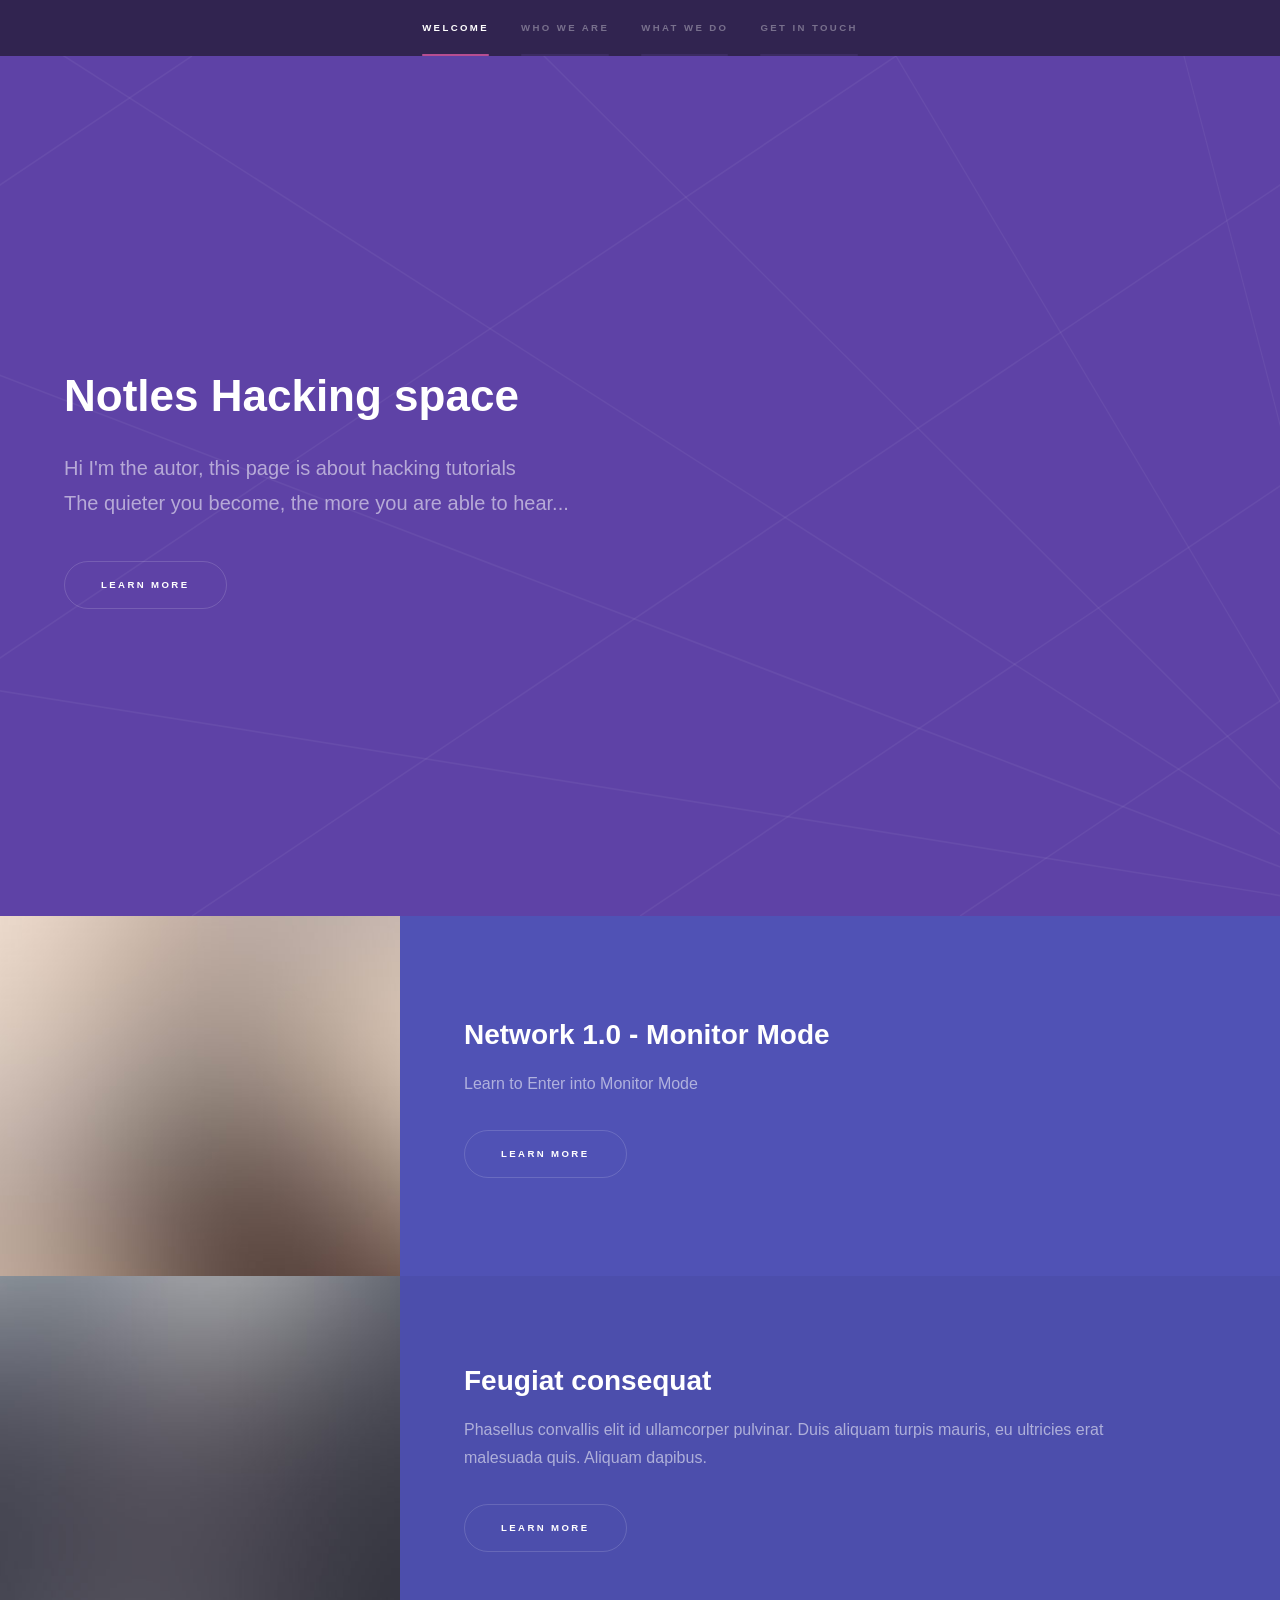
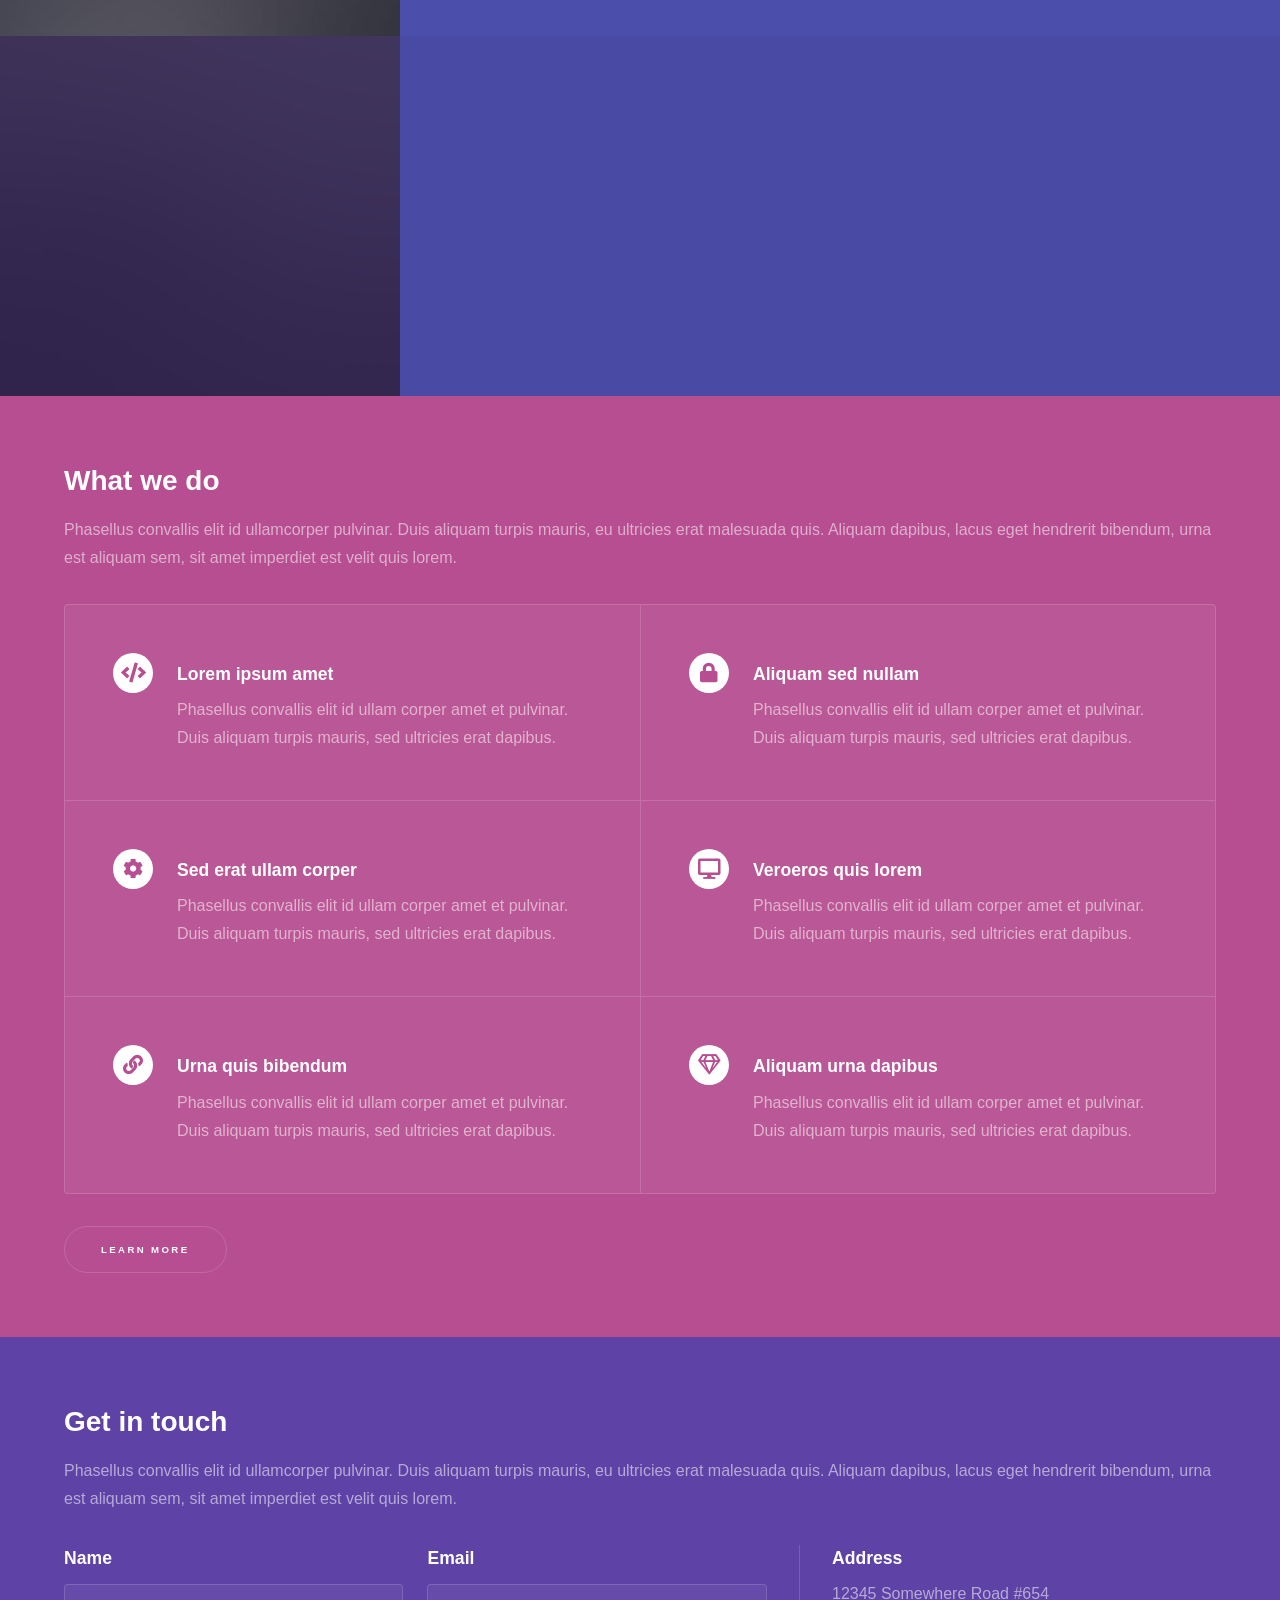
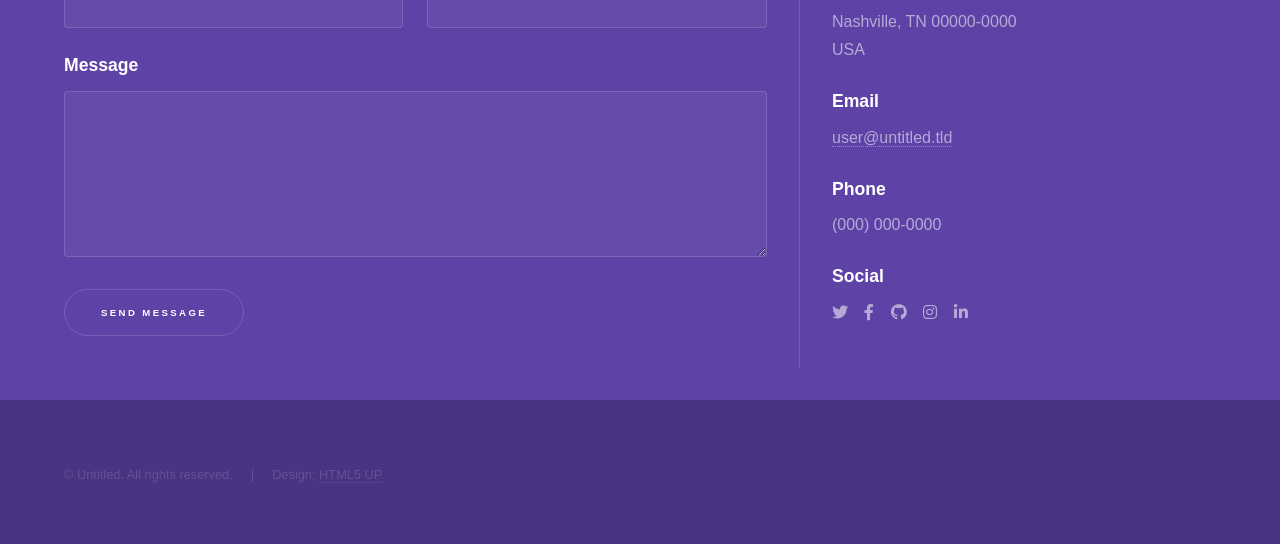
<file: index.html>
<!DOCTYPE HTML>
<!--
	Hyperspace by HTML5 UP
	html5up.net | @ajlkn
	Free for personal and commercial use under the CCA 3.0 license (html5up.net/license)
-->
<html>
	<head>
		<title>Notles ? HAcks ?</title>
		<meta charset="utf-8" />
		<meta name="viewport" content="width=device-width, initial-scale=1, user-scalable=no" />
		<link rel="stylesheet" href="assets/css/main.css" />
		<noscript><link rel="stylesheet" href="assets/css/noscript.css" /></noscript>
	</head>
	<body class="is-preload">

		<!-- Sidebar -->
			<section id="sidebar">
				<div class="inner">
					<nav>
						<ul>
							<li><a href="#intro">Welcome</a></li>
							<li><a href="#one">Who we are</a></li>
							<li><a href="#two">What we do</a></li>
							<li><a href="#three">Get in touch</a></li>
						</ul>
					</nav>
				</div>
			</section>

		<!-- Wrapper -->
			<div id="wrapper">

				<!-- Intro -->
					<section id="intro" class="wrapper style1 fullscreen fade-up">
						<div class="inner">
							<h1>Notles Hacking space</h1>
							<p>Hi I'm the autor, this page is about hacking tutorials<br />
							The quieter you become, the more you are able to hear...
							</p>
							<ul class="actions">
								<li><a href="#one" class="button scrolly">Learn more</a></li>
							</ul>
						</div>
					</section>

				<!-- One -->
					<section id="one" class="wrapper style2 spotlights">
						<section>
							<a href="#" class="image"><img src="images/pic01.jpg" alt="" data-position="center center" /></a>
							<div class="content">
								<div class="inner">
									<h2>Network 1.0 - Monitor Mode</h2>
									<p>Learn to Enter into Monitor Mode</p>
									<ul class="actions">
										<li><a href="generic_monitor_mode.html" class="button">Learn more</a></li>
									</ul>
								</div>
							</div>
						</section>
						<section>
							<a href="#" class="image"><img src="images/pic02.jpg" alt="" data-position="top center" /></a>
							<div class="content">
								<div class="inner">
									<h2>Feugiat consequat</h2>
									<p>Phasellus convallis elit id ullamcorper pulvinar. Duis aliquam turpis mauris, eu ultricies erat malesuada quis. Aliquam dapibus.</p>
									<ul class="actions">
										<li><a href="generic.html" class="button">Learn more</a></li>
									</ul>
								</div>
							</div>
						</section>
						<section>
							<a href="#" class="image"><img src="images/pic03.jpg" alt="" data-position="25% 25%" /></a>
							<div class="content">
								<div class="inner">
									<h2>Ultricies aliquam</h2>
									<p>Phasellus convallis elit id ullamcorper pulvinar. Duis aliquam turpis mauris, eu ultricies erat malesuada quis. Aliquam dapibus.</p>
									<ul class="actions">
										<li><a href="generic.html" class="button">Learn more</a></li>
									</ul>
								</div>
							</div>
						</section>
					</section>

				<!-- Two -->
					<section id="two" class="wrapper style3 fade-up">
						<div class="inner">
							<h2>What we do</h2>
							<p>Phasellus convallis elit id ullamcorper pulvinar. Duis aliquam turpis mauris, eu ultricies erat malesuada quis. Aliquam dapibus, lacus eget hendrerit bibendum, urna est aliquam sem, sit amet imperdiet est velit quis lorem.</p>
							<div class="features">
								<section>
									<span class="icon solid major fa-code"></span>
									<h3>Lorem ipsum amet</h3>
									<p>Phasellus convallis elit id ullam corper amet et pulvinar. Duis aliquam turpis mauris, sed ultricies erat dapibus.</p>
								</section>
								<section>
									<span class="icon solid major fa-lock"></span>
									<h3>Aliquam sed nullam</h3>
									<p>Phasellus convallis elit id ullam corper amet et pulvinar. Duis aliquam turpis mauris, sed ultricies erat dapibus.</p>
								</section>
								<section>
									<span class="icon solid major fa-cog"></span>
									<h3>Sed erat ullam corper</h3>
									<p>Phasellus convallis elit id ullam corper amet et pulvinar. Duis aliquam turpis mauris, sed ultricies erat dapibus.</p>
								</section>
								<section>
									<span class="icon solid major fa-desktop"></span>
									<h3>Veroeros quis lorem</h3>
									<p>Phasellus convallis elit id ullam corper amet et pulvinar. Duis aliquam turpis mauris, sed ultricies erat dapibus.</p>
								</section>
								<section>
									<span class="icon solid major fa-link"></span>
									<h3>Urna quis bibendum</h3>
									<p>Phasellus convallis elit id ullam corper amet et pulvinar. Duis aliquam turpis mauris, sed ultricies erat dapibus.</p>
								</section>
								<section>
									<span class="icon major fa-gem"></span>
									<h3>Aliquam urna dapibus</h3>
									<p>Phasellus convallis elit id ullam corper amet et pulvinar. Duis aliquam turpis mauris, sed ultricies erat dapibus.</p>
								</section>
							</div>
							<ul class="actions">
								<li><a href="generic.html" class="button">Learn more</a></li>
							</ul>
						</div>
					</section>

				<!-- Three -->
					<section id="three" class="wrapper style1 fade-up">
						<div class="inner">
							<h2>Get in touch</h2>
							<p>Phasellus convallis elit id ullamcorper pulvinar. Duis aliquam turpis mauris, eu ultricies erat malesuada quis. Aliquam dapibus, lacus eget hendrerit bibendum, urna est aliquam sem, sit amet imperdiet est velit quis lorem.</p>
							<div class="split style1">
								<section>
									<form method="post" action="#">
										<div class="fields">
											<div class="field half">
												<label for="name">Name</label>
												<input type="text" name="name" id="name" />
											</div>
											<div class="field half">
												<label for="email">Email</label>
												<input type="text" name="email" id="email" />
											</div>
											<div class="field">
												<label for="message">Message</label>
												<textarea name="message" id="message" rows="5"></textarea>
											</div>
										</div>
										<ul class="actions">
											<li><a href="" class="button submit">Send Message</a></li>
										</ul>
									</form>
								</section>
								<section>
									<ul class="contact">
										<li>
											<h3>Address</h3>
											<span>12345 Somewhere Road #654<br />
											Nashville, TN 00000-0000<br />
											USA</span>
										</li>
										<li>
											<h3>Email</h3>
											<a href="#">user@untitled.tld</a>
										</li>
										<li>
											<h3>Phone</h3>
											<span>(000) 000-0000</span>
										</li>
										<li>
											<h3>Social</h3>
											<ul class="icons">
												<li><a href="#" class="icon brands fa-twitter"><span class="label">Twitter</span></a></li>
												<li><a href="#" class="icon brands fa-facebook-f"><span class="label">Facebook</span></a></li>
												<li><a href="#" class="icon brands fa-github"><span class="label">GitHub</span></a></li>
												<li><a href="#" class="icon brands fa-instagram"><span class="label">Instagram</span></a></li>
												<li><a href="#" class="icon brands fa-linkedin-in"><span class="label">LinkedIn</span></a></li>
											</ul>
										</li>
									</ul>
								</section>
							</div>
						</div>
					</section>

			</div>

		<!-- Footer -->
			<footer id="footer" class="wrapper style1-alt">
				<div class="inner">
					<ul class="menu">
						<li>&copy; Untitled. All rights reserved.</li><li>Design: <a href="http://html5up.net">HTML5 UP</a></li>
					</ul>
				</div>
			</footer>

		<!-- Scripts -->
			<script src="assets/js/jquery.min.js"></script>
			<script src="assets/js/jquery.scrollex.min.js"></script>
			<script src="assets/js/jquery.scrolly.min.js"></script>
			<script src="assets/js/browser.min.js"></script>
			<script src="assets/js/breakpoints.min.js"></script>
			<script src="assets/js/util.js"></script>
			<script src="assets/js/main.js"></script>

	</body>
</html>
</file>
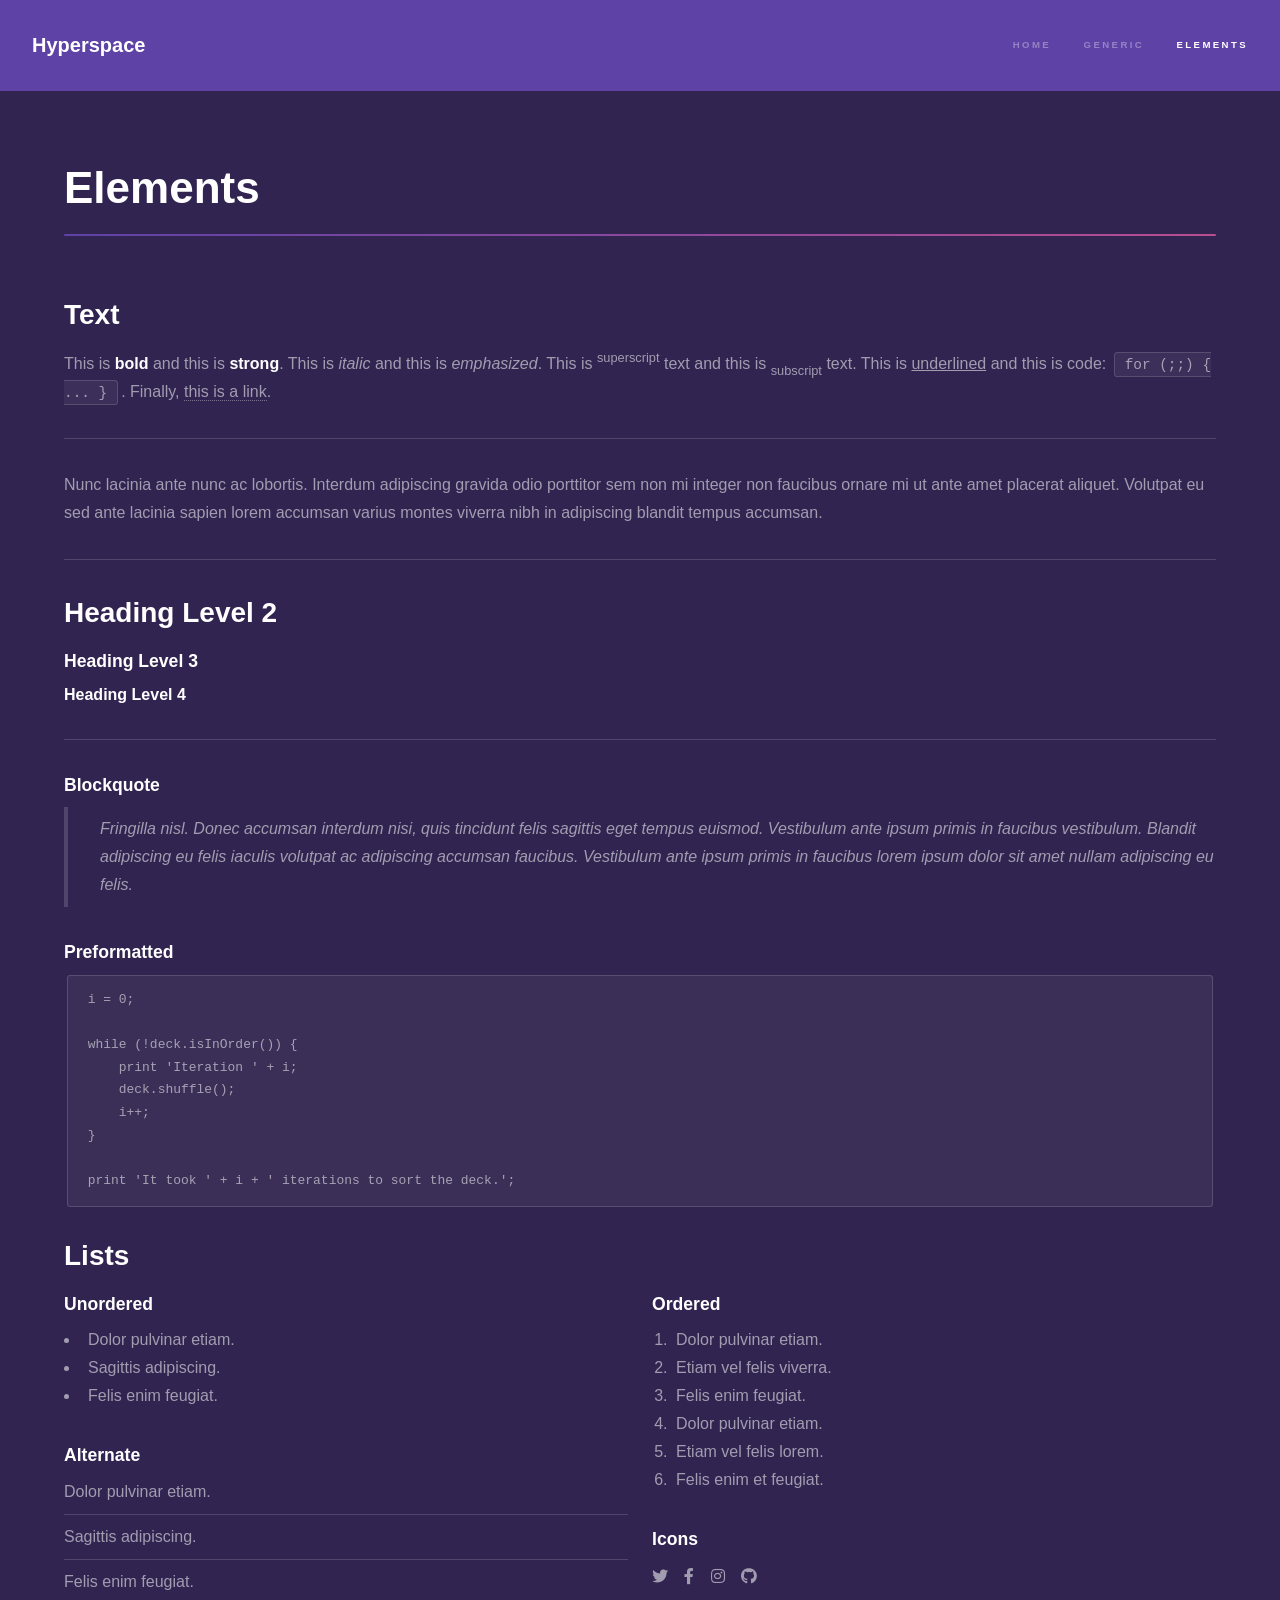
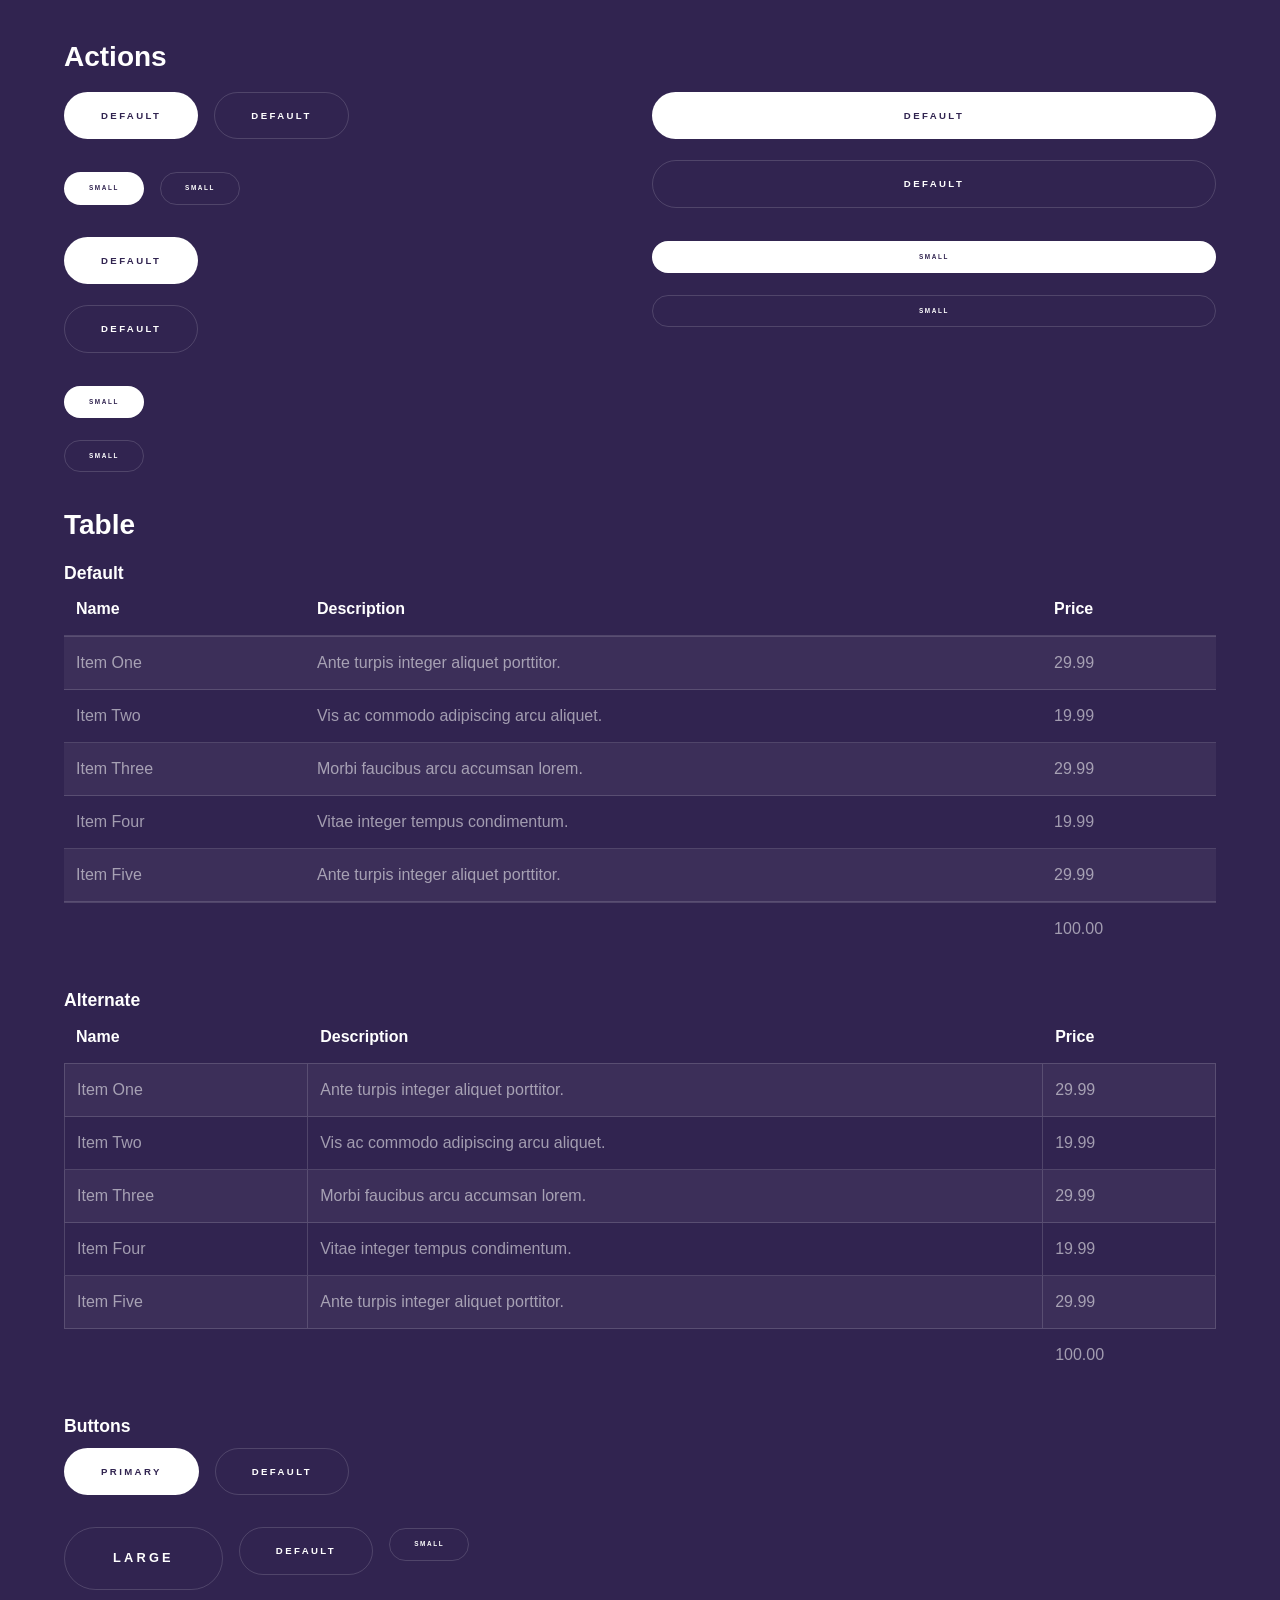
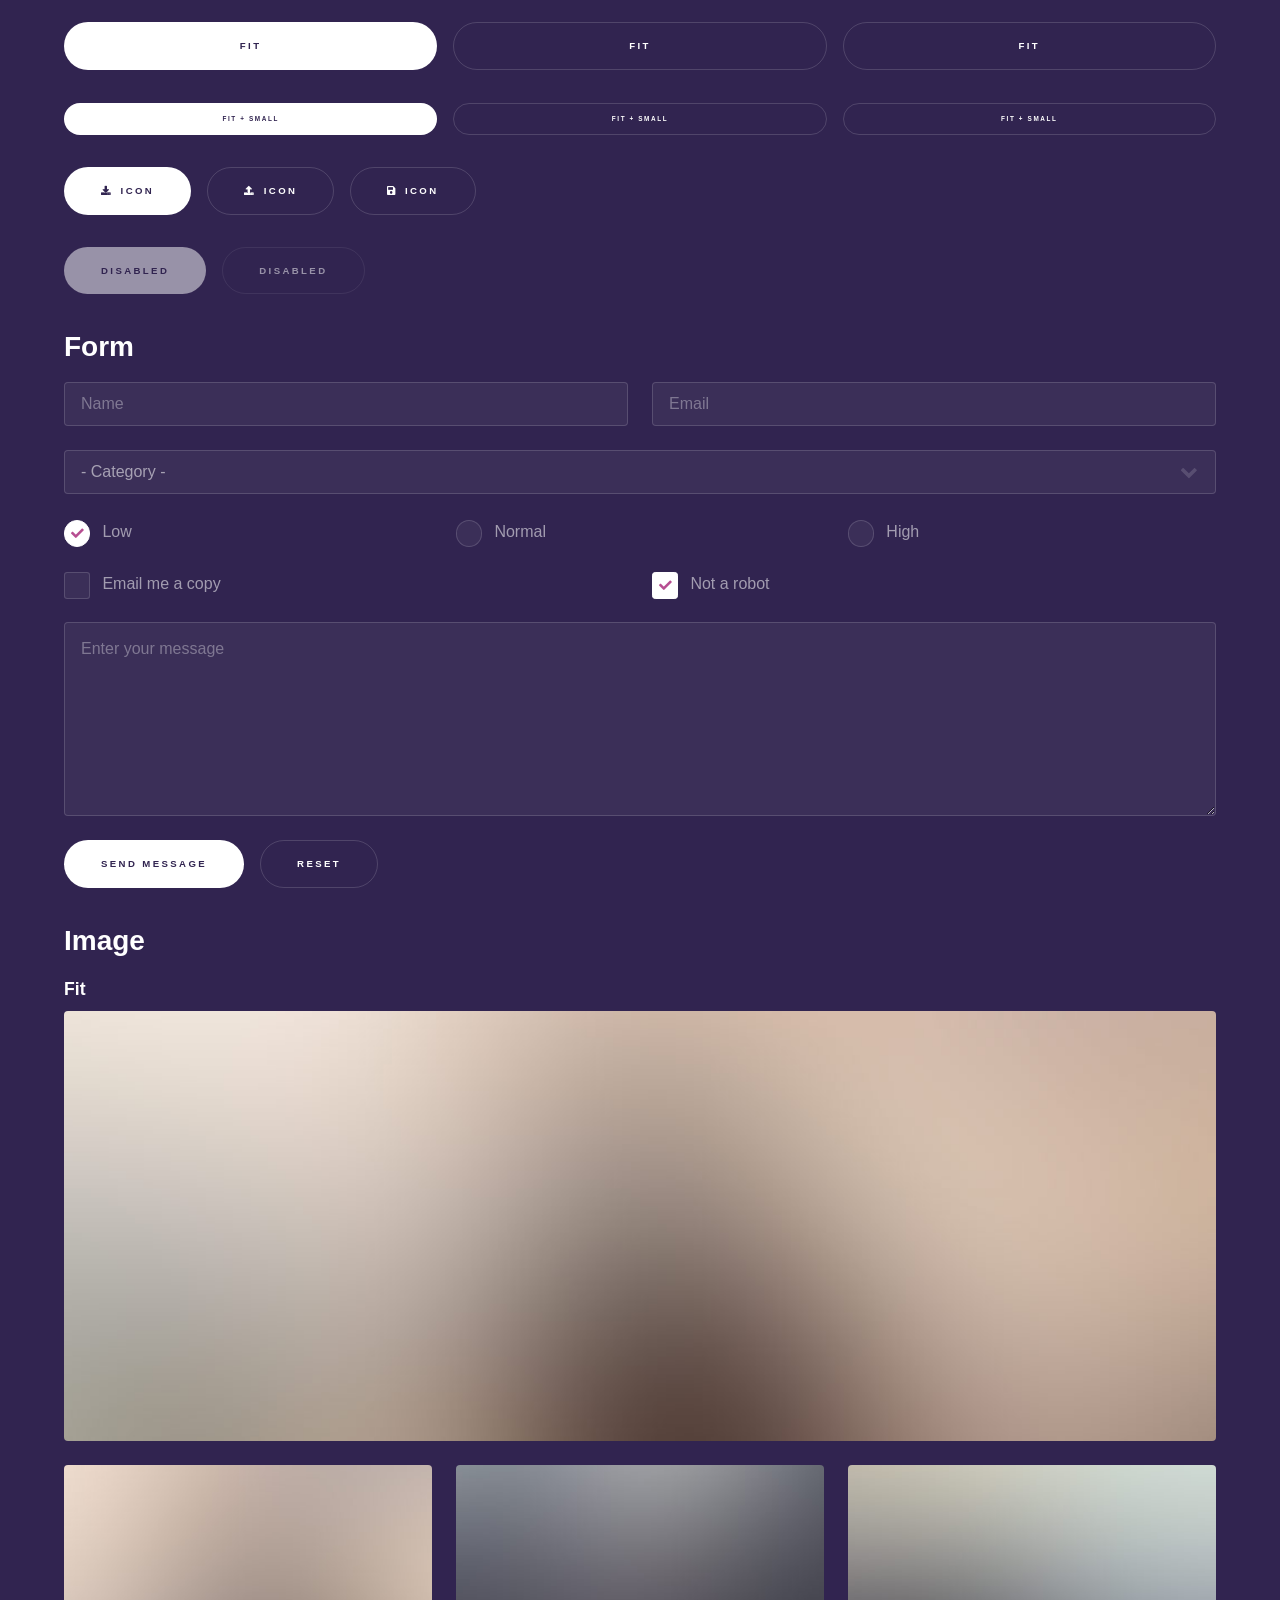
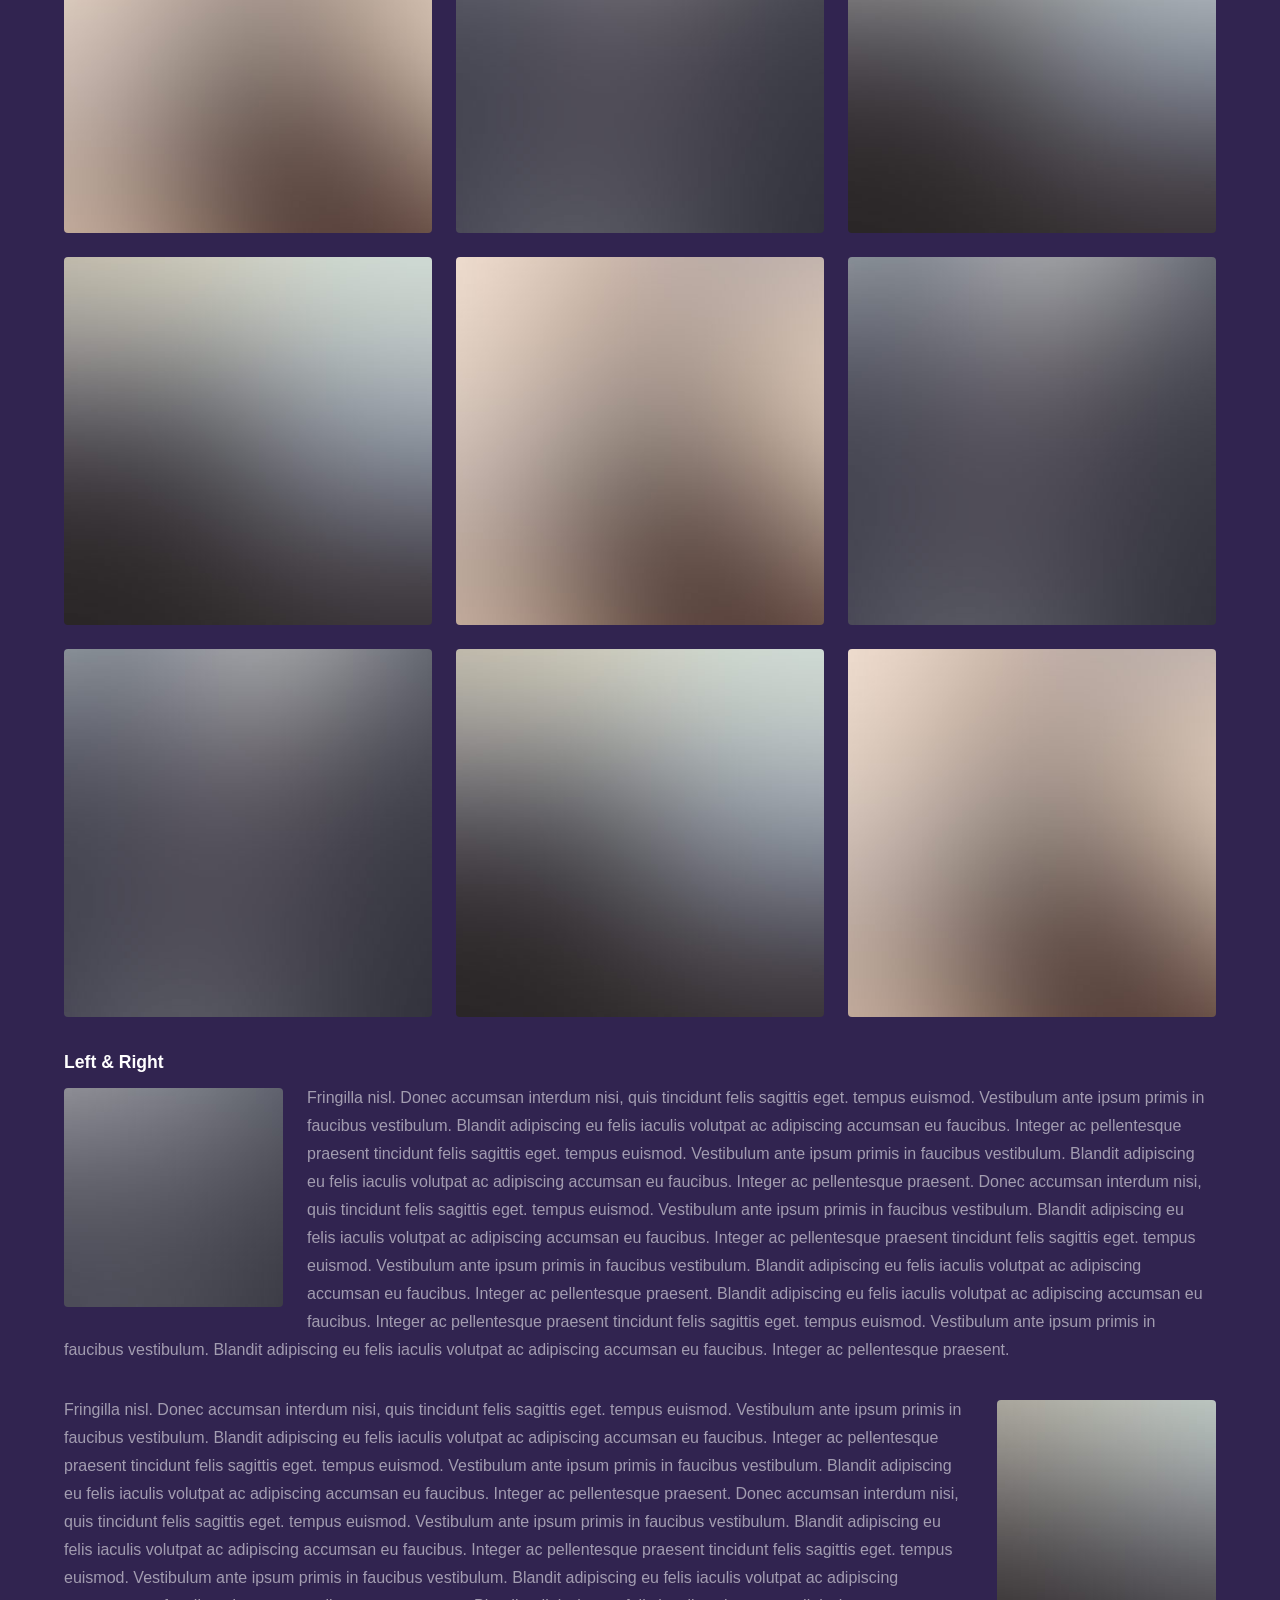
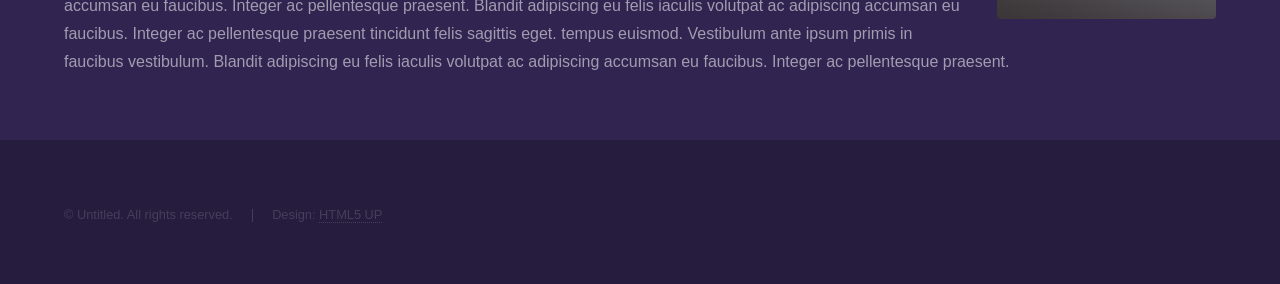
<file: elements.html>
<!DOCTYPE HTML>
<!--
	Hyperspace by HTML5 UP
	html5up.net | @ajlkn
	Free for personal and commercial use under the CCA 3.0 license (html5up.net/license)
-->
<html>
	<head>
		<title>Elements - Hyperspace by HTML5 UP</title>
		<meta charset="utf-8" />
		<meta name="viewport" content="width=device-width, initial-scale=1, user-scalable=no" />
		<link rel="stylesheet" href="assets/css/main.css" />
		<noscript><link rel="stylesheet" href="assets/css/noscript.css" /></noscript>
	</head>
	<body class="is-preload">

		<!-- Header -->
			<header id="header">
				<a href="index.html" class="title">Hyperspace</a>
				<nav>
					<ul>
						<li><a href="index.html">Home</a></li>
						<li><a href="generic.html">Generic</a></li>
						<li><a href="elements.html"  class="active">Elements</a></li>
					</ul>
				</nav>
			</header>

		<!-- Wrapper -->
			<div id="wrapper">

				<!-- Main -->
					<section id="main" class="wrapper">
						<div class="inner">
							<h1 class="major">Elements</h1>

							<!-- Text -->
								<section>
									<h2>Text</h2>
									<p>This is <b>bold</b> and this is <strong>strong</strong>. This is <i>italic</i> and this is <em>emphasized</em>.
									This is <sup>superscript</sup> text and this is <sub>subscript</sub> text.
									This is <u>underlined</u> and this is code: <code>for (;;) { ... }</code>. Finally, <a href="#">this is a link</a>.</p>
									<hr />
									<p>Nunc lacinia ante nunc ac lobortis. Interdum adipiscing gravida odio porttitor sem non mi integer non faucibus ornare mi ut ante amet placerat aliquet. Volutpat eu sed ante lacinia sapien lorem accumsan varius montes viverra nibh in adipiscing blandit tempus accumsan.</p>
									<hr />
									<h2>Heading Level 2</h2>
									<h3>Heading Level 3</h3>
									<h4>Heading Level 4</h4>
									<hr />
									<h3>Blockquote</h3>
									<blockquote>Fringilla nisl. Donec accumsan interdum nisi, quis tincidunt felis sagittis eget tempus euismod. Vestibulum ante ipsum primis in faucibus vestibulum. Blandit adipiscing eu felis iaculis volutpat ac adipiscing accumsan faucibus. Vestibulum ante ipsum primis in faucibus lorem ipsum dolor sit amet nullam adipiscing eu felis.</blockquote>
									<h3>Preformatted</h3>
									<pre><code>i = 0;

while (!deck.isInOrder()) {
    print 'Iteration ' + i;
    deck.shuffle();
    i++;
}

print 'It took ' + i + ' iterations to sort the deck.';</code></pre>
								</section>

							<!-- Lists -->
								<section>
									<h2>Lists</h2>
									<div class="row">
										<div class="col-6 col-12-medium">
											<h3>Unordered</h3>
											<ul>
												<li>Dolor pulvinar etiam.</li>
												<li>Sagittis adipiscing.</li>
												<li>Felis enim feugiat.</li>
											</ul>
											<h3>Alternate</h3>
											<ul class="alt">
												<li>Dolor pulvinar etiam.</li>
												<li>Sagittis adipiscing.</li>
												<li>Felis enim feugiat.</li>
											</ul>
										</div>
										<div class="col-6 col-12-medium">
											<h3>Ordered</h3>
											<ol>
												<li>Dolor pulvinar etiam.</li>
												<li>Etiam vel felis viverra.</li>
												<li>Felis enim feugiat.</li>
												<li>Dolor pulvinar etiam.</li>
												<li>Etiam vel felis lorem.</li>
												<li>Felis enim et feugiat.</li>
											</ol>
											<h3>Icons</h3>
											<ul class="icons">
												<li><a href="#" class="icon brands fa-twitter"><span class="label">Twitter</span></a></li>
												<li><a href="#" class="icon brands fa-facebook-f"><span class="label">Facebook</span></a></li>
												<li><a href="#" class="icon brands fa-instagram"><span class="label">Instagram</span></a></li>
												<li><a href="#" class="icon brands fa-github"><span class="label">Github</span></a></li>
											</ul>
										</div>
									</div>
									<h2>Actions</h2>
									<div class="row">
										<div class="col-6 col-12-medium">
											<ul class="actions">
												<li><a href="#" class="button primary">Default</a></li>
												<li><a href="#" class="button">Default</a></li>
											</ul>
											<ul class="actions small">
												<li><a href="#" class="button primary small">Small</a></li>
												<li><a href="#" class="button small">Small</a></li>
											</ul>
											<ul class="actions stacked">
												<li><a href="#" class="button primary">Default</a></li>
												<li><a href="#" class="button">Default</a></li>
											</ul>
											<ul class="actions stacked">
												<li><a href="#" class="button primary small">Small</a></li>
												<li><a href="#" class="button small">Small</a></li>
											</ul>
										</div>
										<div class="col-6 col-12-medium">
											<ul class="actions stacked">
												<li><a href="#" class="button primary fit">Default</a></li>
												<li><a href="#" class="button fit">Default</a></li>
											</ul>
											<ul class="actions stacked">
												<li><a href="#" class="button primary small fit">Small</a></li>
												<li><a href="#" class="button small fit">Small</a></li>
											</ul>
										</div>
									</div>
								</section>

							<!-- Table -->
								<section>
									<h2>Table</h2>
									<h3>Default</h3>
									<div class="table-wrapper">
										<table>
											<thead>
												<tr>
													<th>Name</th>
													<th>Description</th>
													<th>Price</th>
												</tr>
											</thead>
											<tbody>
												<tr>
													<td>Item One</td>
													<td>Ante turpis integer aliquet porttitor.</td>
													<td>29.99</td>
												</tr>
												<tr>
													<td>Item Two</td>
													<td>Vis ac commodo adipiscing arcu aliquet.</td>
													<td>19.99</td>
												</tr>
												<tr>
													<td>Item Three</td>
													<td> Morbi faucibus arcu accumsan lorem.</td>
													<td>29.99</td>
												</tr>
												<tr>
													<td>Item Four</td>
													<td>Vitae integer tempus condimentum.</td>
													<td>19.99</td>
												</tr>
												<tr>
													<td>Item Five</td>
													<td>Ante turpis integer aliquet porttitor.</td>
													<td>29.99</td>
												</tr>
											</tbody>
											<tfoot>
												<tr>
													<td colspan="2"></td>
													<td>100.00</td>
												</tr>
											</tfoot>
										</table>
									</div>

									<h3>Alternate</h3>
									<div class="table-wrapper">
										<table class="alt">
											<thead>
												<tr>
													<th>Name</th>
													<th>Description</th>
													<th>Price</th>
												</tr>
											</thead>
											<tbody>
												<tr>
													<td>Item One</td>
													<td>Ante turpis integer aliquet porttitor.</td>
													<td>29.99</td>
												</tr>
												<tr>
													<td>Item Two</td>
													<td>Vis ac commodo adipiscing arcu aliquet.</td>
													<td>19.99</td>
												</tr>
												<tr>
													<td>Item Three</td>
													<td> Morbi faucibus arcu accumsan lorem.</td>
													<td>29.99</td>
												</tr>
												<tr>
													<td>Item Four</td>
													<td>Vitae integer tempus condimentum.</td>
													<td>19.99</td>
												</tr>
												<tr>
													<td>Item Five</td>
													<td>Ante turpis integer aliquet porttitor.</td>
													<td>29.99</td>
												</tr>
											</tbody>
											<tfoot>
												<tr>
													<td colspan="2"></td>
													<td>100.00</td>
												</tr>
											</tfoot>
										</table>
									</div>
								</section>

							<!-- Buttons -->
								<section>
									<h3>Buttons</h3>
									<ul class="actions">
										<li><a href="#" class="button primary">Primary</a></li>
										<li><a href="#" class="button">Default</a></li>
									</ul>
									<ul class="actions">
										<li><a href="#" class="button large">Large</a></li>
										<li><a href="#" class="button">Default</a></li>
										<li><a href="#" class="button small">Small</a></li>
									</ul>
									<ul class="actions fit">
										<li><a href="#" class="button primary fit">Fit</a></li>
										<li><a href="#" class="button fit">Fit</a></li>
										<li><a href="#" class="button fit">Fit</a></li>
									</ul>
									<ul class="actions fit small">
										<li><a href="#" class="button primary fit small">Fit + Small</a></li>
										<li><a href="#" class="button fit small">Fit + Small</a></li>
										<li><a href="#" class="button fit small">Fit + Small</a></li>
									</ul>
									<ul class="actions">
										<li><a href="#" class="button primary icon solid fa-download">Icon</a></li>
										<li><a href="#" class="button icon solid fa-upload">Icon</a></li>
										<li><a href="#" class="button icon solid fa-save">Icon</a></li>
									</ul>
									<ul class="actions">
										<li><span class="button primary disabled">Disabled</span></li>
										<li><span class="button disabled">Disabled</span></li>
									</ul>
								</section>

							<!-- Form -->
								<section>
									<h2>Form</h2>
									<form method="post" action="#">
										<div class="row gtr-uniform">
											<div class="col-6 col-12-xsmall">
												<input type="text" name="demo-name" id="demo-name" value="" placeholder="Name" />
											</div>
											<div class="col-6 col-12-xsmall">
												<input type="email" name="demo-email" id="demo-email" value="" placeholder="Email" />
											</div>
											<div class="col-12">
												<select name="demo-category" id="demo-category">
													<option value="">- Category -</option>
													<option value="1">Manufacturing</option>
													<option value="1">Shipping</option>
													<option value="1">Administration</option>
													<option value="1">Human Resources</option>
												</select>
											</div>
											<div class="col-4 col-12-small">
												<input type="radio" id="demo-priority-low" name="demo-priority" checked>
												<label for="demo-priority-low">Low</label>
											</div>
											<div class="col-4 col-12-small">
												<input type="radio" id="demo-priority-normal" name="demo-priority">
												<label for="demo-priority-normal">Normal</label>
											</div>
											<div class="col-4 col-12-small">
												<input type="radio" id="demo-priority-high" name="demo-priority">
												<label for="demo-priority-high">High</label>
											</div>
											<div class="col-6 col-12-small">
												<input type="checkbox" id="demo-copy" name="demo-copy">
												<label for="demo-copy">Email me a copy</label>
											</div>
											<div class="col-6 col-12-small">
												<input type="checkbox" id="demo-human" name="demo-human" checked>
												<label for="demo-human">Not a robot</label>
											</div>
											<div class="col-12">
												<textarea name="demo-message" id="demo-message" placeholder="Enter your message" rows="6"></textarea>
											</div>
											<div class="col-12">
												<ul class="actions">
													<li><input type="submit" value="Send Message" class="primary" /></li>
													<li><input type="reset" value="Reset" /></li>
												</ul>
											</div>
										</div>
									</form>
								</section>

							<!-- Image -->
								<section>
									<h2>Image</h2>
									<h3>Fit</h3>
									<div class="box alt">
										<div class="row gtr-uniform">
											<div class="col-12"><span class="image fit"><img src="images/pic04.jpg" alt="" /></span></div>
											<div class="col-4"><span class="image fit"><img src="images/pic01.jpg" alt="" /></span></div>
											<div class="col-4"><span class="image fit"><img src="images/pic02.jpg" alt="" /></span></div>
											<div class="col-4"><span class="image fit"><img src="images/pic03.jpg" alt="" /></span></div>
											<div class="col-4"><span class="image fit"><img src="images/pic03.jpg" alt="" /></span></div>
											<div class="col-4"><span class="image fit"><img src="images/pic01.jpg" alt="" /></span></div>
											<div class="col-4"><span class="image fit"><img src="images/pic02.jpg" alt="" /></span></div>
											<div class="col-4"><span class="image fit"><img src="images/pic02.jpg" alt="" /></span></div>
											<div class="col-4"><span class="image fit"><img src="images/pic03.jpg" alt="" /></span></div>
											<div class="col-4"><span class="image fit"><img src="images/pic01.jpg" alt="" /></span></div>
										</div>
									</div>
									<h3>Left &amp; Right</h3>
									<p><span class="image left"><img src="images/pic05.jpg" alt="" /></span>Fringilla nisl. Donec accumsan interdum nisi, quis tincidunt felis sagittis eget. tempus euismod. Vestibulum ante ipsum primis in faucibus vestibulum. Blandit adipiscing eu felis iaculis volutpat ac adipiscing accumsan eu faucibus. Integer ac pellentesque praesent tincidunt felis sagittis eget. tempus euismod. Vestibulum ante ipsum primis in faucibus vestibulum. Blandit adipiscing eu felis iaculis volutpat ac adipiscing accumsan eu faucibus. Integer ac pellentesque praesent. Donec accumsan interdum nisi, quis tincidunt felis sagittis eget. tempus euismod. Vestibulum ante ipsum primis in faucibus vestibulum. Blandit adipiscing eu felis iaculis volutpat ac adipiscing accumsan eu faucibus. Integer ac pellentesque praesent tincidunt felis sagittis eget. tempus euismod. Vestibulum ante ipsum primis in faucibus vestibulum. Blandit adipiscing eu felis iaculis volutpat ac adipiscing accumsan eu faucibus. Integer ac pellentesque praesent. Blandit adipiscing eu felis iaculis volutpat ac adipiscing accumsan eu faucibus. Integer ac pellentesque praesent tincidunt felis sagittis eget. tempus euismod. Vestibulum ante ipsum primis in faucibus vestibulum. Blandit adipiscing eu felis iaculis volutpat ac adipiscing accumsan eu faucibus. Integer ac pellentesque praesent.</p>
									<p><span class="image right"><img src="images/pic06.jpg" alt="" /></span>Fringilla nisl. Donec accumsan interdum nisi, quis tincidunt felis sagittis eget. tempus euismod. Vestibulum ante ipsum primis in faucibus vestibulum. Blandit adipiscing eu felis iaculis volutpat ac adipiscing accumsan eu faucibus. Integer ac pellentesque praesent tincidunt felis sagittis eget. tempus euismod. Vestibulum ante ipsum primis in faucibus vestibulum. Blandit adipiscing eu felis iaculis volutpat ac adipiscing accumsan eu faucibus. Integer ac pellentesque praesent. Donec accumsan interdum nisi, quis tincidunt felis sagittis eget. tempus euismod. Vestibulum ante ipsum primis in faucibus vestibulum. Blandit adipiscing eu felis iaculis volutpat ac adipiscing accumsan eu faucibus. Integer ac pellentesque praesent tincidunt felis sagittis eget. tempus euismod. Vestibulum ante ipsum primis in faucibus vestibulum. Blandit adipiscing eu felis iaculis volutpat ac adipiscing accumsan eu faucibus. Integer ac pellentesque praesent. Blandit adipiscing eu felis iaculis volutpat ac adipiscing accumsan eu faucibus. Integer ac pellentesque praesent tincidunt felis sagittis eget. tempus euismod. Vestibulum ante ipsum primis in faucibus vestibulum. Blandit adipiscing eu felis iaculis volutpat ac adipiscing accumsan eu faucibus. Integer ac pellentesque praesent.</p>
								</section>

						</div>
					</section>

			</div>

		<!-- Footer -->
			<footer id="footer" class="wrapper alt">
				<div class="inner">
					<ul class="menu">
						<li>&copy; Untitled. All rights reserved.</li><li>Design: <a href="http://html5up.net">HTML5 UP</a></li>
					</ul>
				</div>
			</footer>

		<!-- Scripts -->
			<script src="assets/js/jquery.min.js"></script>
			<script src="assets/js/jquery.scrollex.min.js"></script>
			<script src="assets/js/jquery.scrolly.min.js"></script>
			<script src="assets/js/browser.min.js"></script>
			<script src="assets/js/breakpoints.min.js"></script>
			<script src="assets/js/util.js"></script>
			<script src="assets/js/main.js"></script>

	</body>
</html>
</file>
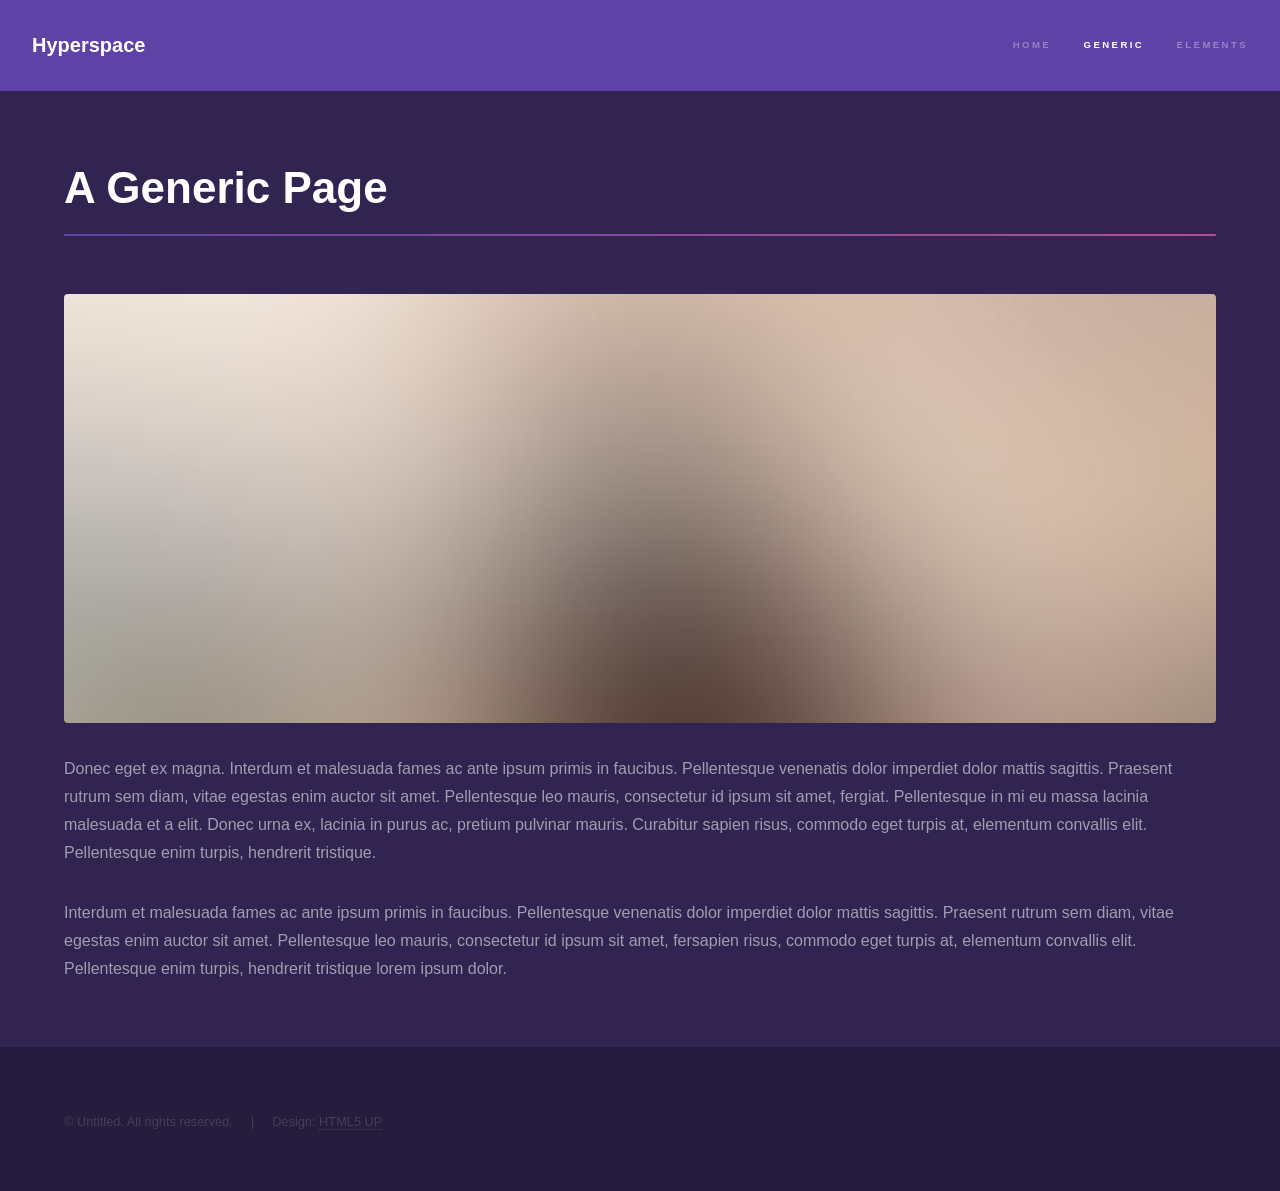
<file: generic.html>
<!DOCTYPE HTML>
<!--
	Hyperspace by HTML5 UP
	html5up.net | @ajlkn
	Free for personal and commercial use under the CCA 3.0 license (html5up.net/license)
-->
<html>
	<head>
		<title>Generic - Hyperspace by HTML5 UP</title>
		<meta charset="utf-8" />
		<meta name="viewport" content="width=device-width, initial-scale=1, user-scalable=no" />
		<link rel="stylesheet" href="assets/css/main.css" />
		<noscript><link rel="stylesheet" href="assets/css/noscript.css" /></noscript>
	</head>
	<body class="is-preload">

		<!-- Header -->
			<header id="header">
				<a href="index.html" class="title">Hyperspace</a>
				<nav>
					<ul>
						<li><a href="index.html">Home</a></li>
						<li><a href="generic.html" class="active">Generic</a></li>
						<li><a href="elements.html">Elements</a></li>
					</ul>
				</nav>
			</header>

		<!-- Wrapper -->
			<div id="wrapper">

				<!-- Main -->
					<section id="main" class="wrapper">
						<div class="inner">
							<h1 class="major">A Generic Page</h1>
							<span class="image fit"><img src="images/pic04.jpg" alt="" /></span>
							<p>Donec eget ex magna. Interdum et malesuada fames ac ante ipsum primis in faucibus. Pellentesque venenatis dolor imperdiet dolor mattis sagittis. Praesent rutrum sem diam, vitae egestas enim auctor sit amet. Pellentesque leo mauris, consectetur id ipsum sit amet, fergiat. Pellentesque in mi eu massa lacinia malesuada et a elit. Donec urna ex, lacinia in purus ac, pretium pulvinar mauris. Curabitur sapien risus, commodo eget turpis at, elementum convallis elit. Pellentesque enim turpis, hendrerit tristique.</p>
							<p>Interdum et malesuada fames ac ante ipsum primis in faucibus. Pellentesque venenatis dolor imperdiet dolor mattis sagittis. Praesent rutrum sem diam, vitae egestas enim auctor sit amet. Pellentesque leo mauris, consectetur id ipsum sit amet, fersapien risus, commodo eget turpis at, elementum convallis elit. Pellentesque enim turpis, hendrerit tristique lorem ipsum dolor.</p>
						</div>
					</section>

			</div>

		<!-- Footer -->
			<footer id="footer" class="wrapper alt">
				<div class="inner">
					<ul class="menu">
						<li>&copy; Untitled. All rights reserved.</li><li>Design: <a href="http://html5up.net">HTML5 UP</a></li>
					</ul>
				</div>
			</footer>

		<!-- Scripts -->
			<script src="assets/js/jquery.min.js"></script>
			<script src="assets/js/jquery.scrollex.min.js"></script>
			<script src="assets/js/jquery.scrolly.min.js"></script>
			<script src="assets/js/browser.min.js"></script>
			<script src="assets/js/breakpoints.min.js"></script>
			<script src="assets/js/util.js"></script>
			<script src="assets/js/main.js"></script>

	</body>
</html>
</file>
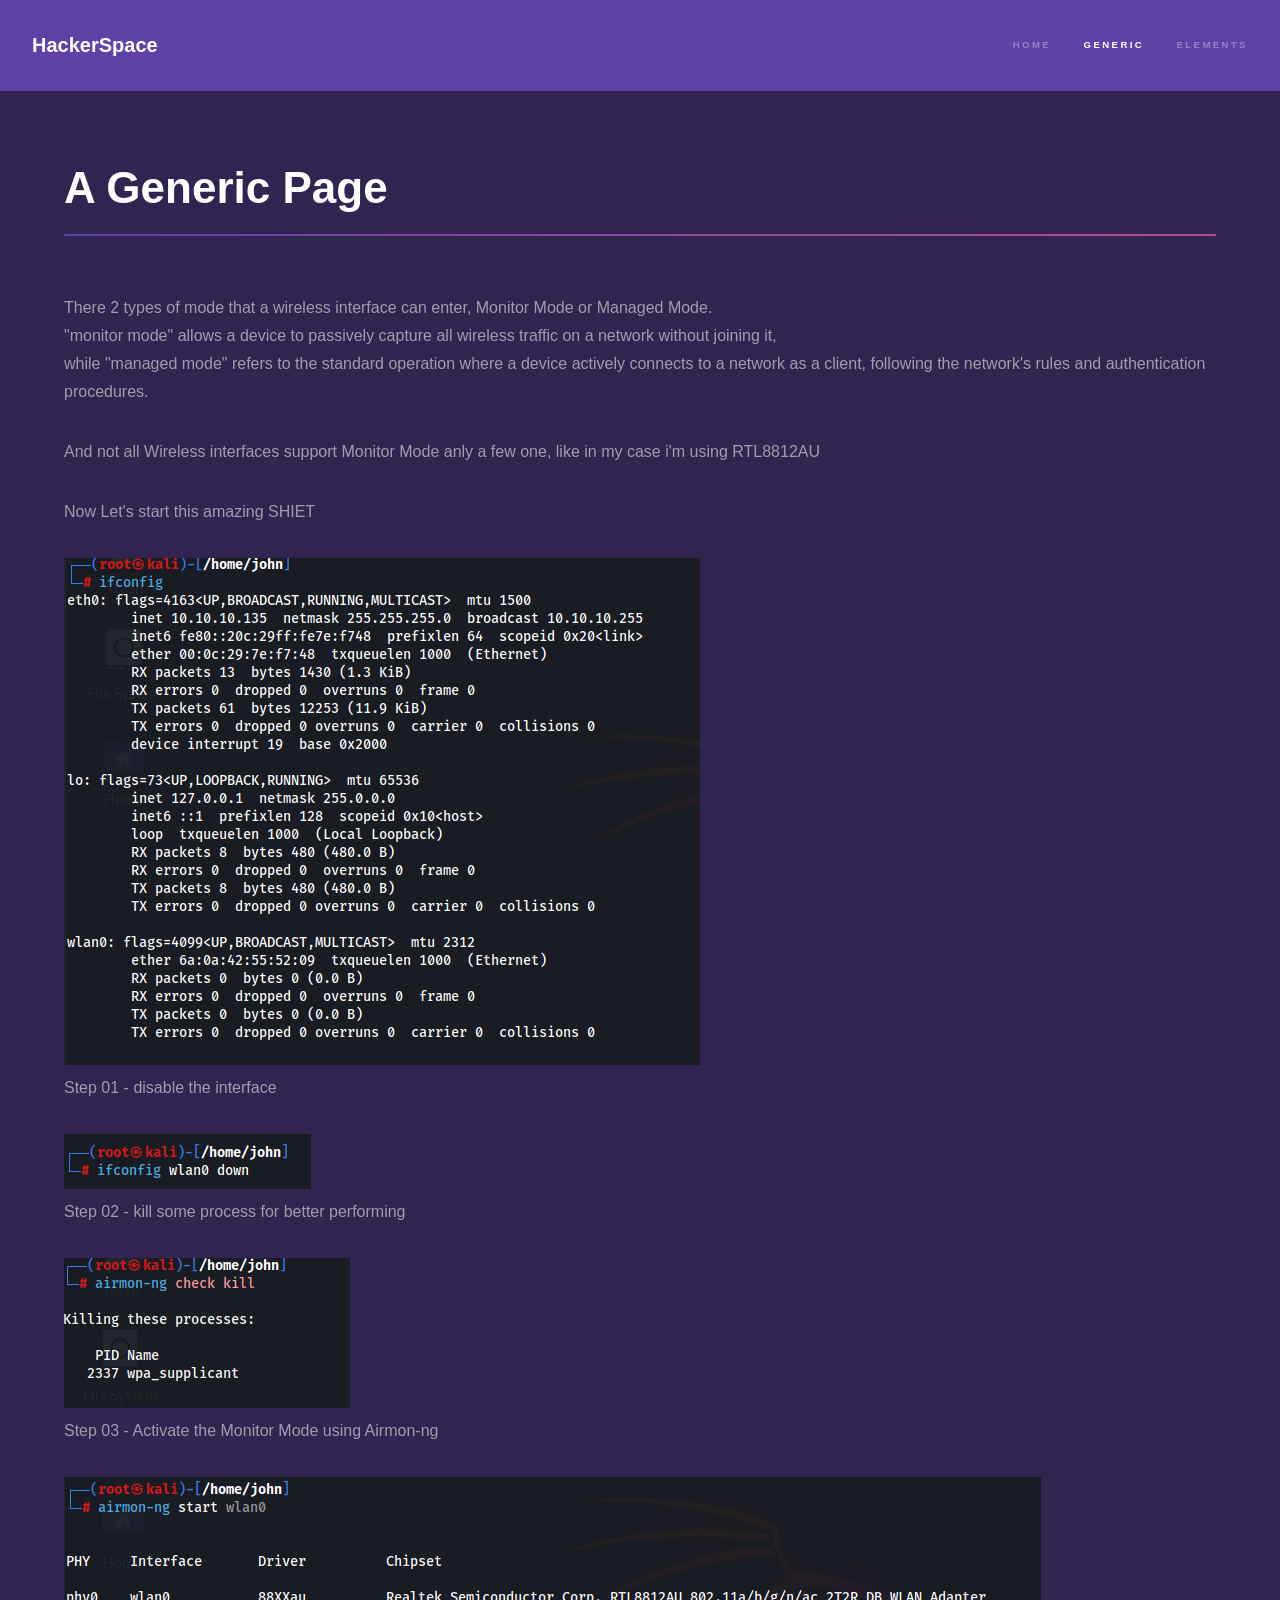
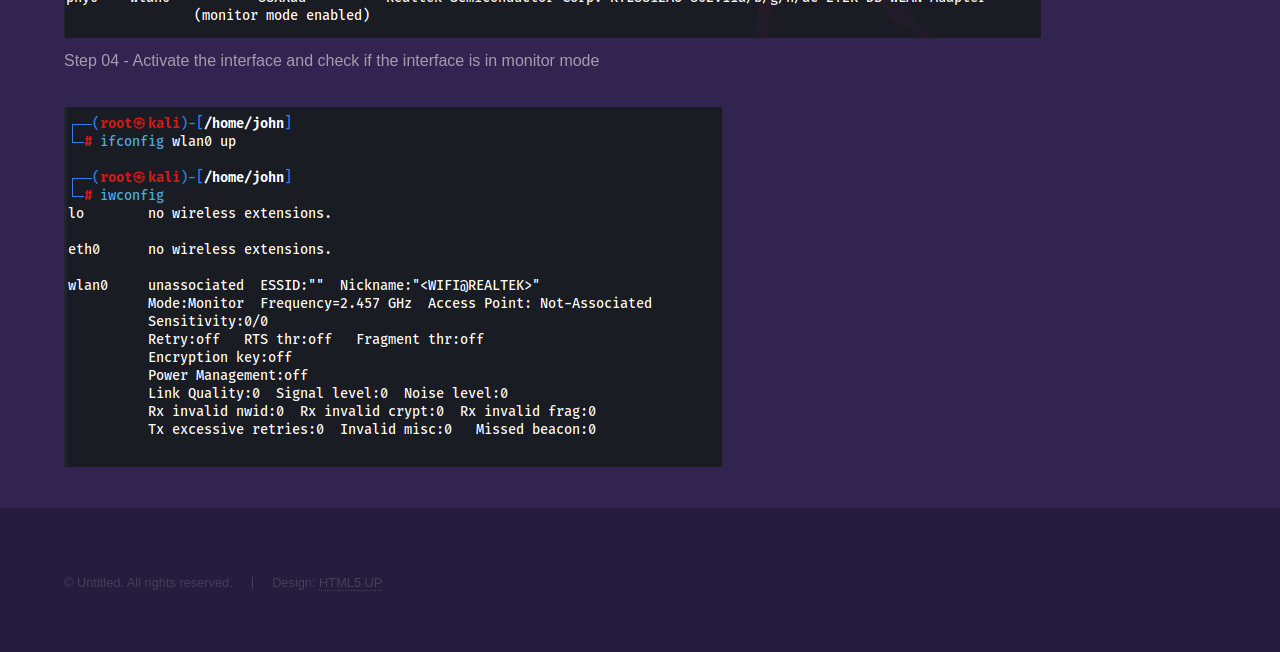
<file: generic_monitor_mode.html>
<!DOCTYPE HTML>
<!--
	Hyperspace by HTML5 UP
	html5up.net | @ajlkn
	Free for personal and commercial use under the CCA 3.0 license (html5up.net/license)
-->
<html>
	<head>
		<title>Generic - Hyperspace by HTML5 UP</title>
		<meta charset="utf-8" />
		<meta name="viewport" content="width=device-width, initial-scale=1, user-scalable=no" />
		<link rel="stylesheet" href="assets/css/main.css" />
		<noscript><link rel="stylesheet" href="assets/css/noscript.css" /></noscript>
	</head>
	<body class="is-preload">

		<!-- Header -->
			<header id="header">
				<a href="index.html" class="title">HackerSpace</a>
				<nav>
					<ul>
						<li><a href="index.html">Home</a></li>
						<li><a href="generic.html" class="active">Generic</a></li>
						<li><a href="elements.html">Elements</a></li>
					</ul>
				</nav>
			</header>

		<!-- Wrapper -->
			<div id="wrapper">

				<!-- Main -->
					<section id="main" class="wrapper">
						<div class="inner">
							<h1 class="major">A Generic Page</h1>
							<p>There 2 types of mode that a wireless interface can enter, Monitor Mode or Managed Mode. <br />
								"monitor mode" allows a device to passively capture all wireless traffic on a network without joining it, <br />
								 while "managed mode" refers to the standard operation where a device actively connects to a network as a client, following the network's rules and authentication procedures. 
							</p>
							<p>And not all Wireless interfaces support Monitor Mode anly a few one, like in my case i'm using RTL8812AU</p>
							<p>Now Let's start this amazing SHIET</p>
							<img src="generic_monitor_mode/1.png"></img>
							<p>Step 01 - disable the interface</p>
							<img src="generic_monitor_mode/2.png"></img>
							<p>Step 02 - kill some process for better performing</p>
							<img src="generic_monitor_mode/3.png"></img>
							<p>Step 03 - Activate the Monitor Mode using Airmon-ng</p>
							<img src="generic_monitor_mode/4.png"></img>
							<p>Step 04 - Activate the interface and check if the interface is in monitor mode </p>
							<img src="generic_monitor_mode/5.png"></img>
						</div>
					</section>

			</div>

		<!-- Footer -->
			<footer id="footer" class="wrapper alt">
				<div class="inner">
					<ul class="menu">
						<li>&copy; Untitled. All rights reserved.</li><li>Design: <a href="http://html5up.net">HTML5 UP</a></li>
					</ul>
				</div>
			</footer>

		<!-- Scripts -->
			<script src="assets/js/jquery.min.js"></script>
			<script src="assets/js/jquery.scrollex.min.js"></script>
			<script src="assets/js/jquery.scrolly.min.js"></script>
			<script src="assets/js/browser.min.js"></script>
			<script src="assets/js/breakpoints.min.js"></script>
			<script src="assets/js/util.js"></script>
			<script src="assets/js/main.js"></script>

	</body>
</html>
</file>
<file: assets/css/noscript.css>
/*
	Hyperspace by HTML5 UP
	html5up.net | @ajlkn
	Free for personal and commercial use under the CCA 3.0 license (html5up.net/license)
*/

/* Spotlights */

	.spotlights > section > .image:before {
		opacity: 0 !important;
	}

	.spotlights > section > .content > .inner {
		-moz-transform: none !important;
		-webkit-transform: none !important;
		-ms-transform: none !important;
		transform: none !important;
		opacity: 1 !important;
	}

/* Wrapper */

	.wrapper > .inner {
		opacity: 1 !important;
		-moz-transform: none !important;
		-webkit-transform: none !important;
		-ms-transform: none !important;
		transform: none !important;
	}

/* Sidebar */

	#sidebar > .inner {
		opacity: 1 !important;
	}

	#sidebar nav > ul > li {
		-moz-transform: none !important;
		-webkit-transform: none !important;
		-ms-transform: none !important;
		transform: none !important;
		opacity: 1 !important;
	}
</file>
<file: assets/css/main.css>
@import url(fontawesome-all.min.css);

/*
	Hyperspace by HTML5 UP
	html5up.net | @ajlkn
	Free for personal and commercial use under the CCA 3.0 license (html5up.net/license)
*/

html, body, div, span, applet, object,
iframe, h1, h2, h3, h4, h5, h6, p, blockquote,
pre, a, abbr, acronym, address, big, cite,
code, del, dfn, em, img, ins, kbd, q, s, samp,
small, strike, strong, sub, sup, tt, var, b,
u, i, center, dl, dt, dd, ol, ul, li, fieldset,
form, label, legend, table, caption, tbody,
tfoot, thead, tr, th, td, article, aside,
canvas, details, embed, figure, figcaption,
footer, header, hgroup, menu, nav, output, ruby,
section, summary, time, mark, audio, video {
	margin: 0;
	padding: 0;
	border: 0;
	font-size: 100%;
	font: inherit;
	vertical-align: baseline;}

article, aside, details, figcaption, figure,
footer, header, hgroup, menu, nav, section {
	display: block;}

body {
	line-height: 1;
}

ol, ul {
	list-style: none;
}

blockquote, q {
	quotes: none;
}

	blockquote:before, blockquote:after, q:before, q:after {
		content: '';
		content: none;
	}

table {
	border-collapse: collapse;
	border-spacing: 0;
}

body {
	-webkit-text-size-adjust: none;
}

mark {
	background-color: transparent;
	color: inherit;
}

input::-moz-focus-inner {
	border: 0;
	padding: 0;
}

input, select, textarea {
	-moz-appearance: none;
	-webkit-appearance: none;
	-ms-appearance: none;
	appearance: none;
}

/* Basic */

	@-ms-viewport {
		width: device-width;
	}

	body {
		-ms-overflow-style: scrollbar;
	}

	@media screen and (max-width: 480px) {

		html, body {
			min-width: 320px;
		}

	}

	html {
		box-sizing: border-box;
	}

	*, *:before, *:after {
		box-sizing: inherit;
	}

	body {
		background: #312450;
	}

		body.is-preload *, body.is-preload *:before, body.is-preload *:after {
			-moz-animation: none !important;
			-webkit-animation: none !important;
			-ms-animation: none !important;
			animation: none !important;
			-moz-transition: none !important;
			-webkit-transition: none !important;
			-ms-transition: none !important;
			transition: none !important;
		}

/* Type */

	body, input, select, textarea {
		color: rgba(255, 255, 255, 0.55);
		font-family: Arial, Helvetica, sans-serif;
		font-size: 16.5pt;
		font-weight: normal;
		line-height: 1.75;
	}

		@media screen and (max-width: 1680px) {

			body, input, select, textarea {
				font-size: 13pt;
			}

		}

		@media screen and (max-width: 1280px) {

			body, input, select, textarea {
				font-size: 12pt;
			}

		}

		@media screen and (max-width: 360px) {

			body, input, select, textarea {
				font-size: 11pt;
			}

		}

	a {
		-moz-transition: color 0.2s ease, border-bottom-color 0.2s ease;
		-webkit-transition: color 0.2s ease, border-bottom-color 0.2s ease;
		-ms-transition: color 0.2s ease, border-bottom-color 0.2s ease;
		transition: color 0.2s ease, border-bottom-color 0.2s ease;
		border-bottom: dotted 1px rgba(255, 255, 255, 0.35);
		color: inherit;
		text-decoration: none;
	}

		a:hover {
			border-bottom-color: transparent;
			color: #ffffff;
		}

	strong, b {
		color: #ffffff;
		font-weight: bold;
	}

	em, i {
		font-style: italic;
	}

	p {
		margin: 0 0 2em 0;
	}

	h1, h2, h3, h4, h5, h6 {
		color: #ffffff;
		font-weight: bold;
		line-height: 1.5;
		margin: 0 0 0.5em 0;
	}

		h1 a, h2 a, h3 a, h4 a, h5 a, h6 a {
			color: inherit;
			text-decoration: none;
		}

	h1 {
		font-size: 2.75em;
	}

		h1.major {
			margin: 0 0 1.3em 0;
			position: relative;
			padding-bottom: 0.35em;
		}

			h1.major:after {
				background-image: -moz-linear-gradient(to right, #5e42a6, #b74e91);
				background-image: -webkit-linear-gradient(to right, #5e42a6, #b74e91);
				background-image: -ms-linear-gradient(to right, #5e42a6, #b74e91);
				background-image: linear-gradient(to right, #5e42a6, #b74e91);
				-moz-transition: max-width 0.2s ease;
				-webkit-transition: max-width 0.2s ease;
				-ms-transition: max-width 0.2s ease;
				transition: max-width 0.2s ease;
				border-radius: 0.2em;
				bottom: 0;
				content: '';
				height: 0.05em;
				position: absolute;
				right: 0;
				width: 100%;
			}

	h2 {
		font-size: 1.75em;
	}

	h3 {
		font-size: 1.1em;
	}

	h4 {
		font-size: 1em;
	}

	h5 {
		font-size: 0.8em;
	}

	h6 {
		font-size: 0.6em;
	}

	@media screen and (max-width: 736px) {

		h1 {
			font-size: 2em;
		}

		h2 {
			font-size: 1.25em;
		}

		h3 {
			font-size: 1em;
		}

		h4 {
			font-size: 0.8em;
		}

		h5 {
			font-size: 0.6em;
		}

		h6 {
			font-size: 0.6em;
		}

	}

	sub {
		font-size: 0.8em;
		position: relative;
		top: 0.5em;
	}

	sup {
		font-size: 0.8em;
		position: relative;
		top: -0.5em;
	}

	blockquote {
		border-left: solid 4px rgba(255, 255, 255, 0.15);
		font-style: italic;
		margin: 0 0 2em 0;
		padding: 0.5em 0 0.5em 2em;
	}

	code {
		background: rgba(255, 255, 255, 0.05);
		border-radius: 0.25em;
		border: solid 1px rgba(255, 255, 255, 0.15);
		font-family: "Courier New", monospace;
		font-size: 0.9em;
		margin: 0 0.25em;
		padding: 0.25em 0.65em;
	}

	pre {
		-webkit-overflow-scrolling: touch;
		font-family: "Courier New", monospace;
		font-size: 0.9em;
		margin: 0 0 2em 0;
	}

		pre code {
			display: block;
			line-height: 1.75em;
			padding: 1em 1.5em;
			overflow-x: auto;
		}

	hr {
		border: 0;
		border-bottom: solid 1px rgba(255, 255, 255, 0.15);
		margin: 2em 0;
	}

		hr.major {
			margin: 3em 0;
		}

	.align-left {
		text-align: left;
	}

	.align-center {
		text-align: center;
	}

	.align-right {
		text-align: right;
	}

/* Row */

	.row {
		display: flex;
		flex-wrap: wrap;
		box-sizing: border-box;
		align-items: stretch;
	}

		.row > * {
			box-sizing: border-box;
		}

		.row.gtr-uniform > * > :last-child {
			margin-bottom: 0;
		}

		.row.aln-left {
			justify-content: flex-start;
		}

		.row.aln-center {
			justify-content: center;
		}

		.row.aln-right {
			justify-content: flex-end;
		}

		.row.aln-top {
			align-items: flex-start;
		}

		.row.aln-middle {
			align-items: center;
		}

		.row.aln-bottom {
			align-items: flex-end;
		}

		.row > .imp {
			order: -1;
		}

		.row > .col-1 {
			width: 8.33333%;
		}

		.row > .off-1 {
			margin-left: 8.33333%;
		}

		.row > .col-2 {
			width: 16.66667%;
		}

		.row > .off-2 {
			margin-left: 16.66667%;
		}

		.row > .col-3 {
			width: 25%;
		}

		.row > .off-3 {
			margin-left: 25%;
		}

		.row > .col-4 {
			width: 33.33333%;
		}

		.row > .off-4 {
			margin-left: 33.33333%;
		}

		.row > .col-5 {
			width: 41.66667%;
		}

		.row > .off-5 {
			margin-left: 41.66667%;
		}

		.row > .col-6 {
			width: 50%;
		}

		.row > .off-6 {
			margin-left: 50%;
		}

		.row > .col-7 {
			width: 58.33333%;
		}

		.row > .off-7 {
			margin-left: 58.33333%;
		}

		.row > .col-8 {
			width: 66.66667%;
		}

		.row > .off-8 {
			margin-left: 66.66667%;
		}

		.row > .col-9 {
			width: 75%;
		}

		.row > .off-9 {
			margin-left: 75%;
		}

		.row > .col-10 {
			width: 83.33333%;
		}

		.row > .off-10 {
			margin-left: 83.33333%;
		}

		.row > .col-11 {
			width: 91.66667%;
		}

		.row > .off-11 {
			margin-left: 91.66667%;
		}

		.row > .col-12 {
			width: 100%;
		}

		.row > .off-12 {
			margin-left: 100%;
		}

		.row.gtr-0 {
			margin-top: 0;
			margin-left: 0em;
		}

			.row.gtr-0 > * {
				padding: 0 0 0 0em;
			}

			.row.gtr-0.gtr-uniform {
				margin-top: 0em;
			}

				.row.gtr-0.gtr-uniform > * {
					padding-top: 0em;
				}

		.row.gtr-25 {
			margin-top: 0;
			margin-left: -0.375em;
		}

			.row.gtr-25 > * {
				padding: 0 0 0 0.375em;
			}

			.row.gtr-25.gtr-uniform {
				margin-top: -0.375em;
			}

				.row.gtr-25.gtr-uniform > * {
					padding-top: 0.375em;
				}

		.row.gtr-50 {
			margin-top: 0;
			margin-left: -0.75em;
		}

			.row.gtr-50 > * {
				padding: 0 0 0 0.75em;
			}

			.row.gtr-50.gtr-uniform {
				margin-top: -0.75em;
			}

				.row.gtr-50.gtr-uniform > * {
					padding-top: 0.75em;
				}

		.row {
			margin-top: 0;
			margin-left: -1.5em;
		}

			.row > * {
				padding: 0 0 0 1.5em;
			}

			.row.gtr-uniform {
				margin-top: -1.5em;
			}

				.row.gtr-uniform > * {
					padding-top: 1.5em;
				}

		.row.gtr-150 {
			margin-top: 0;
			margin-left: -2.25em;
		}

			.row.gtr-150 > * {
				padding: 0 0 0 2.25em;
			}

			.row.gtr-150.gtr-uniform {
				margin-top: -2.25em;
			}

				.row.gtr-150.gtr-uniform > * {
					padding-top: 2.25em;
				}

		.row.gtr-200 {
			margin-top: 0;
			margin-left: -3em;
		}

			.row.gtr-200 > * {
				padding: 0 0 0 3em;
			}

			.row.gtr-200.gtr-uniform {
				margin-top: -3em;
			}

				.row.gtr-200.gtr-uniform > * {
					padding-top: 3em;
				}

		@media screen and (max-width: 1680px) {

			.row {
				display: flex;
				flex-wrap: wrap;
				box-sizing: border-box;
				align-items: stretch;
			}

				.row > * {
					box-sizing: border-box;
				}

				.row.gtr-uniform > * > :last-child {
					margin-bottom: 0;
				}

				.row.aln-left {
					justify-content: flex-start;
				}

				.row.aln-center {
					justify-content: center;
				}

				.row.aln-right {
					justify-content: flex-end;
				}

				.row.aln-top {
					align-items: flex-start;
				}

				.row.aln-middle {
					align-items: center;
				}

				.row.aln-bottom {
					align-items: flex-end;
				}

				.row > .imp-xlarge {
					order: -1;
				}

				.row > .col-1-xlarge {
					width: 8.33333%;
				}

				.row > .off-1-xlarge {
					margin-left: 8.33333%;
				}

				.row > .col-2-xlarge {
					width: 16.66667%;
				}

				.row > .off-2-xlarge {
					margin-left: 16.66667%;
				}

				.row > .col-3-xlarge {
					width: 25%;
				}

				.row > .off-3-xlarge {
					margin-left: 25%;
				}

				.row > .col-4-xlarge {
					width: 33.33333%;
				}

				.row > .off-4-xlarge {
					margin-left: 33.33333%;
				}

				.row > .col-5-xlarge {
					width: 41.66667%;
				}

				.row > .off-5-xlarge {
					margin-left: 41.66667%;
				}

				.row > .col-6-xlarge {
					width: 50%;
				}

				.row > .off-6-xlarge {
					margin-left: 50%;
				}

				.row > .col-7-xlarge {
					width: 58.33333%;
				}

				.row > .off-7-xlarge {
					margin-left: 58.33333%;
				}

				.row > .col-8-xlarge {
					width: 66.66667%;
				}

				.row > .off-8-xlarge {
					margin-left: 66.66667%;
				}

				.row > .col-9-xlarge {
					width: 75%;
				}

				.row > .off-9-xlarge {
					margin-left: 75%;
				}

				.row > .col-10-xlarge {
					width: 83.33333%;
				}

				.row > .off-10-xlarge {
					margin-left: 83.33333%;
				}

				.row > .col-11-xlarge {
					width: 91.66667%;
				}

				.row > .off-11-xlarge {
					margin-left: 91.66667%;
				}

				.row > .col-12-xlarge {
					width: 100%;
				}

				.row > .off-12-xlarge {
					margin-left: 100%;
				}

				.row.gtr-0 {
					margin-top: 0;
					margin-left: 0em;
				}

					.row.gtr-0 > * {
						padding: 0 0 0 0em;
					}

					.row.gtr-0.gtr-uniform {
						margin-top: 0em;
					}

						.row.gtr-0.gtr-uniform > * {
							padding-top: 0em;
						}

				.row.gtr-25 {
					margin-top: 0;
					margin-left: -0.375em;
				}

					.row.gtr-25 > * {
						padding: 0 0 0 0.375em;
					}

					.row.gtr-25.gtr-uniform {
						margin-top: -0.375em;
					}

						.row.gtr-25.gtr-uniform > * {
							padding-top: 0.375em;
						}

				.row.gtr-50 {
					margin-top: 0;
					margin-left: -0.75em;
				}

					.row.gtr-50 > * {
						padding: 0 0 0 0.75em;
					}

					.row.gtr-50.gtr-uniform {
						margin-top: -0.75em;
					}

						.row.gtr-50.gtr-uniform > * {
							padding-top: 0.75em;
						}

				.row {
					margin-top: 0;
					margin-left: -1.5em;
				}

					.row > * {
						padding: 0 0 0 1.5em;
					}

					.row.gtr-uniform {
						margin-top: -1.5em;
					}

						.row.gtr-uniform > * {
							padding-top: 1.5em;
						}

				.row.gtr-150 {
					margin-top: 0;
					margin-left: -2.25em;
				}

					.row.gtr-150 > * {
						padding: 0 0 0 2.25em;
					}

					.row.gtr-150.gtr-uniform {
						margin-top: -2.25em;
					}

						.row.gtr-150.gtr-uniform > * {
							padding-top: 2.25em;
						}

				.row.gtr-200 {
					margin-top: 0;
					margin-left: -3em;
				}

					.row.gtr-200 > * {
						padding: 0 0 0 3em;
					}

					.row.gtr-200.gtr-uniform {
						margin-top: -3em;
					}

						.row.gtr-200.gtr-uniform > * {
							padding-top: 3em;
						}

		}

		@media screen and (max-width: 1280px) {

			.row {
				display: flex;
				flex-wrap: wrap;
				box-sizing: border-box;
				align-items: stretch;
			}

				.row > * {
					box-sizing: border-box;
				}

				.row.gtr-uniform > * > :last-child {
					margin-bottom: 0;
				}

				.row.aln-left {
					justify-content: flex-start;
				}

				.row.aln-center {
					justify-content: center;
				}

				.row.aln-right {
					justify-content: flex-end;
				}

				.row.aln-top {
					align-items: flex-start;
				}

				.row.aln-middle {
					align-items: center;
				}

				.row.aln-bottom {
					align-items: flex-end;
				}

				.row > .imp-large {
					order: -1;
				}

				.row > .col-1-large {
					width: 8.33333%;
				}

				.row > .off-1-large {
					margin-left: 8.33333%;
				}

				.row > .col-2-large {
					width: 16.66667%;
				}

				.row > .off-2-large {
					margin-left: 16.66667%;
				}

				.row > .col-3-large {
					width: 25%;
				}

				.row > .off-3-large {
					margin-left: 25%;
				}

				.row > .col-4-large {
					width: 33.33333%;
				}

				.row > .off-4-large {
					margin-left: 33.33333%;
				}

				.row > .col-5-large {
					width: 41.66667%;
				}

				.row > .off-5-large {
					margin-left: 41.66667%;
				}

				.row > .col-6-large {
					width: 50%;
				}

				.row > .off-6-large {
					margin-left: 50%;
				}

				.row > .col-7-large {
					width: 58.33333%;
				}

				.row > .off-7-large {
					margin-left: 58.33333%;
				}

				.row > .col-8-large {
					width: 66.66667%;
				}

				.row > .off-8-large {
					margin-left: 66.66667%;
				}

				.row > .col-9-large {
					width: 75%;
				}

				.row > .off-9-large {
					margin-left: 75%;
				}

				.row > .col-10-large {
					width: 83.33333%;
				}

				.row > .off-10-large {
					margin-left: 83.33333%;
				}

				.row > .col-11-large {
					width: 91.66667%;
				}

				.row > .off-11-large {
					margin-left: 91.66667%;
				}

				.row > .col-12-large {
					width: 100%;
				}

				.row > .off-12-large {
					margin-left: 100%;
				}

				.row.gtr-0 {
					margin-top: 0;
					margin-left: 0em;
				}

					.row.gtr-0 > * {
						padding: 0 0 0 0em;
					}

					.row.gtr-0.gtr-uniform {
						margin-top: 0em;
					}

						.row.gtr-0.gtr-uniform > * {
							padding-top: 0em;
						}

				.row.gtr-25 {
					margin-top: 0;
					margin-left: -0.375em;
				}

					.row.gtr-25 > * {
						padding: 0 0 0 0.375em;
					}

					.row.gtr-25.gtr-uniform {
						margin-top: -0.375em;
					}

						.row.gtr-25.gtr-uniform > * {
							padding-top: 0.375em;
						}

				.row.gtr-50 {
					margin-top: 0;
					margin-left: -0.75em;
				}

					.row.gtr-50 > * {
						padding: 0 0 0 0.75em;
					}

					.row.gtr-50.gtr-uniform {
						margin-top: -0.75em;
					}

						.row.gtr-50.gtr-uniform > * {
							padding-top: 0.75em;
						}

				.row {
					margin-top: 0;
					margin-left: -1.5em;
				}

					.row > * {
						padding: 0 0 0 1.5em;
					}

					.row.gtr-uniform {
						margin-top: -1.5em;
					}

						.row.gtr-uniform > * {
							padding-top: 1.5em;
						}

				.row.gtr-150 {
					margin-top: 0;
					margin-left: -2.25em;
				}

					.row.gtr-150 > * {
						padding: 0 0 0 2.25em;
					}

					.row.gtr-150.gtr-uniform {
						margin-top: -2.25em;
					}

						.row.gtr-150.gtr-uniform > * {
							padding-top: 2.25em;
						}

				.row.gtr-200 {
					margin-top: 0;
					margin-left: -3em;
				}

					.row.gtr-200 > * {
						padding: 0 0 0 3em;
					}

					.row.gtr-200.gtr-uniform {
						margin-top: -3em;
					}

						.row.gtr-200.gtr-uniform > * {
							padding-top: 3em;
						}

		}

		@media screen and (max-width: 980px) {

			.row {
				display: flex;
				flex-wrap: wrap;
				box-sizing: border-box;
				align-items: stretch;
			}

				.row > * {
					box-sizing: border-box;
				}

				.row.gtr-uniform > * > :last-child {
					margin-bottom: 0;
				}

				.row.aln-left {
					justify-content: flex-start;
				}

				.row.aln-center {
					justify-content: center;
				}

				.row.aln-right {
					justify-content: flex-end;
				}

				.row.aln-top {
					align-items: flex-start;
				}

				.row.aln-middle {
					align-items: center;
				}

				.row.aln-bottom {
					align-items: flex-end;
				}

				.row > .imp-medium {
					order: -1;
				}

				.row > .col-1-medium {
					width: 8.33333%;
				}

				.row > .off-1-medium {
					margin-left: 8.33333%;
				}

				.row > .col-2-medium {
					width: 16.66667%;
				}

				.row > .off-2-medium {
					margin-left: 16.66667%;
				}

				.row > .col-3-medium {
					width: 25%;
				}

				.row > .off-3-medium {
					margin-left: 25%;
				}

				.row > .col-4-medium {
					width: 33.33333%;
				}

				.row > .off-4-medium {
					margin-left: 33.33333%;
				}

				.row > .col-5-medium {
					width: 41.66667%;
				}

				.row > .off-5-medium {
					margin-left: 41.66667%;
				}

				.row > .col-6-medium {
					width: 50%;
				}

				.row > .off-6-medium {
					margin-left: 50%;
				}

				.row > .col-7-medium {
					width: 58.33333%;
				}

				.row > .off-7-medium {
					margin-left: 58.33333%;
				}

				.row > .col-8-medium {
					width: 66.66667%;
				}

				.row > .off-8-medium {
					margin-left: 66.66667%;
				}

				.row > .col-9-medium {
					width: 75%;
				}

				.row > .off-9-medium {
					margin-left: 75%;
				}

				.row > .col-10-medium {
					width: 83.33333%;
				}

				.row > .off-10-medium {
					margin-left: 83.33333%;
				}

				.row > .col-11-medium {
					width: 91.66667%;
				}

				.row > .off-11-medium {
					margin-left: 91.66667%;
				}

				.row > .col-12-medium {
					width: 100%;
				}

				.row > .off-12-medium {
					margin-left: 100%;
				}

				.row.gtr-0 {
					margin-top: 0;
					margin-left: 0em;
				}

					.row.gtr-0 > * {
						padding: 0 0 0 0em;
					}

					.row.gtr-0.gtr-uniform {
						margin-top: 0em;
					}

						.row.gtr-0.gtr-uniform > * {
							padding-top: 0em;
						}

				.row.gtr-25 {
					margin-top: 0;
					margin-left: -0.375em;
				}

					.row.gtr-25 > * {
						padding: 0 0 0 0.375em;
					}

					.row.gtr-25.gtr-uniform {
						margin-top: -0.375em;
					}

						.row.gtr-25.gtr-uniform > * {
							padding-top: 0.375em;
						}

				.row.gtr-50 {
					margin-top: 0;
					margin-left: -0.75em;
				}

					.row.gtr-50 > * {
						padding: 0 0 0 0.75em;
					}

					.row.gtr-50.gtr-uniform {
						margin-top: -0.75em;
					}

						.row.gtr-50.gtr-uniform > * {
							padding-top: 0.75em;
						}

				.row {
					margin-top: 0;
					margin-left: -1.5em;
				}

					.row > * {
						padding: 0 0 0 1.5em;
					}

					.row.gtr-uniform {
						margin-top: -1.5em;
					}

						.row.gtr-uniform > * {
							padding-top: 1.5em;
						}

				.row.gtr-150 {
					margin-top: 0;
					margin-left: -2.25em;
				}

					.row.gtr-150 > * {
						padding: 0 0 0 2.25em;
					}

					.row.gtr-150.gtr-uniform {
						margin-top: -2.25em;
					}

						.row.gtr-150.gtr-uniform > * {
							padding-top: 2.25em;
						}

				.row.gtr-200 {
					margin-top: 0;
					margin-left: -3em;
				}

					.row.gtr-200 > * {
						padding: 0 0 0 3em;
					}

					.row.gtr-200.gtr-uniform {
						margin-top: -3em;
					}

						.row.gtr-200.gtr-uniform > * {
							padding-top: 3em;
						}

		}

		@media screen and (max-width: 736px) {

			.row {
				display: flex;
				flex-wrap: wrap;
				box-sizing: border-box;
				align-items: stretch;
			}

				.row > * {
					box-sizing: border-box;
				}

				.row.gtr-uniform > * > :last-child {
					margin-bottom: 0;
				}

				.row.aln-left {
					justify-content: flex-start;
				}

				.row.aln-center {
					justify-content: center;
				}

				.row.aln-right {
					justify-content: flex-end;
				}

				.row.aln-top {
					align-items: flex-start;
				}

				.row.aln-middle {
					align-items: center;
				}

				.row.aln-bottom {
					align-items: flex-end;
				}

				.row > .imp-small {
					order: -1;
				}

				.row > .col-1-small {
					width: 8.33333%;
				}

				.row > .off-1-small {
					margin-left: 8.33333%;
				}

				.row > .col-2-small {
					width: 16.66667%;
				}

				.row > .off-2-small {
					margin-left: 16.66667%;
				}

				.row > .col-3-small {
					width: 25%;
				}

				.row > .off-3-small {
					margin-left: 25%;
				}

				.row > .col-4-small {
					width: 33.33333%;
				}

				.row > .off-4-small {
					margin-left: 33.33333%;
				}

				.row > .col-5-small {
					width: 41.66667%;
				}

				.row > .off-5-small {
					margin-left: 41.66667%;
				}

				.row > .col-6-small {
					width: 50%;
				}

				.row > .off-6-small {
					margin-left: 50%;
				}

				.row > .col-7-small {
					width: 58.33333%;
				}

				.row > .off-7-small {
					margin-left: 58.33333%;
				}

				.row > .col-8-small {
					width: 66.66667%;
				}

				.row > .off-8-small {
					margin-left: 66.66667%;
				}

				.row > .col-9-small {
					width: 75%;
				}

				.row > .off-9-small {
					margin-left: 75%;
				}

				.row > .col-10-small {
					width: 83.33333%;
				}

				.row > .off-10-small {
					margin-left: 83.33333%;
				}

				.row > .col-11-small {
					width: 91.66667%;
				}

				.row > .off-11-small {
					margin-left: 91.66667%;
				}

				.row > .col-12-small {
					width: 100%;
				}

				.row > .off-12-small {
					margin-left: 100%;
				}

				.row.gtr-0 {
					margin-top: 0;
					margin-left: 0em;
				}

					.row.gtr-0 > * {
						padding: 0 0 0 0em;
					}

					.row.gtr-0.gtr-uniform {
						margin-top: 0em;
					}

						.row.gtr-0.gtr-uniform > * {
							padding-top: 0em;
						}

				.row.gtr-25 {
					margin-top: 0;
					margin-left: -0.375em;
				}

					.row.gtr-25 > * {
						padding: 0 0 0 0.375em;
					}

					.row.gtr-25.gtr-uniform {
						margin-top: -0.375em;
					}

						.row.gtr-25.gtr-uniform > * {
							padding-top: 0.375em;
						}

				.row.gtr-50 {
					margin-top: 0;
					margin-left: -0.75em;
				}

					.row.gtr-50 > * {
						padding: 0 0 0 0.75em;
					}

					.row.gtr-50.gtr-uniform {
						margin-top: -0.75em;
					}

						.row.gtr-50.gtr-uniform > * {
							padding-top: 0.75em;
						}

				.row {
					margin-top: 0;
					margin-left: -1.5em;
				}

					.row > * {
						padding: 0 0 0 1.5em;
					}

					.row.gtr-uniform {
						margin-top: -1.5em;
					}

						.row.gtr-uniform > * {
							padding-top: 1.5em;
						}

				.row.gtr-150 {
					margin-top: 0;
					margin-left: -2.25em;
				}

					.row.gtr-150 > * {
						padding: 0 0 0 2.25em;
					}

					.row.gtr-150.gtr-uniform {
						margin-top: -2.25em;
					}

						.row.gtr-150.gtr-uniform > * {
							padding-top: 2.25em;
						}

				.row.gtr-200 {
					margin-top: 0;
					margin-left: -3em;
				}

					.row.gtr-200 > * {
						padding: 0 0 0 3em;
					}

					.row.gtr-200.gtr-uniform {
						margin-top: -3em;
					}

						.row.gtr-200.gtr-uniform > * {
							padding-top: 3em;
						}

		}

		@media screen and (max-width: 480px) {

			.row {
				display: flex;
				flex-wrap: wrap;
				box-sizing: border-box;
				align-items: stretch;
			}

				.row > * {
					box-sizing: border-box;
				}

				.row.gtr-uniform > * > :last-child {
					margin-bottom: 0;
				}

				.row.aln-left {
					justify-content: flex-start;
				}

				.row.aln-center {
					justify-content: center;
				}

				.row.aln-right {
					justify-content: flex-end;
				}

				.row.aln-top {
					align-items: flex-start;
				}

				.row.aln-middle {
					align-items: center;
				}

				.row.aln-bottom {
					align-items: flex-end;
				}

				.row > .imp-xsmall {
					order: -1;
				}

				.row > .col-1-xsmall {
					width: 8.33333%;
				}

				.row > .off-1-xsmall {
					margin-left: 8.33333%;
				}

				.row > .col-2-xsmall {
					width: 16.66667%;
				}

				.row > .off-2-xsmall {
					margin-left: 16.66667%;
				}

				.row > .col-3-xsmall {
					width: 25%;
				}

				.row > .off-3-xsmall {
					margin-left: 25%;
				}

				.row > .col-4-xsmall {
					width: 33.33333%;
				}

				.row > .off-4-xsmall {
					margin-left: 33.33333%;
				}

				.row > .col-5-xsmall {
					width: 41.66667%;
				}

				.row > .off-5-xsmall {
					margin-left: 41.66667%;
				}

				.row > .col-6-xsmall {
					width: 50%;
				}

				.row > .off-6-xsmall {
					margin-left: 50%;
				}

				.row > .col-7-xsmall {
					width: 58.33333%;
				}

				.row > .off-7-xsmall {
					margin-left: 58.33333%;
				}

				.row > .col-8-xsmall {
					width: 66.66667%;
				}

				.row > .off-8-xsmall {
					margin-left: 66.66667%;
				}

				.row > .col-9-xsmall {
					width: 75%;
				}

				.row > .off-9-xsmall {
					margin-left: 75%;
				}

				.row > .col-10-xsmall {
					width: 83.33333%;
				}

				.row > .off-10-xsmall {
					margin-left: 83.33333%;
				}

				.row > .col-11-xsmall {
					width: 91.66667%;
				}

				.row > .off-11-xsmall {
					margin-left: 91.66667%;
				}

				.row > .col-12-xsmall {
					width: 100%;
				}

				.row > .off-12-xsmall {
					margin-left: 100%;
				}

				.row.gtr-0 {
					margin-top: 0;
					margin-left: 0em;
				}

					.row.gtr-0 > * {
						padding: 0 0 0 0em;
					}

					.row.gtr-0.gtr-uniform {
						margin-top: 0em;
					}

						.row.gtr-0.gtr-uniform > * {
							padding-top: 0em;
						}

				.row.gtr-25 {
					margin-top: 0;
					margin-left: -0.375em;
				}

					.row.gtr-25 > * {
						padding: 0 0 0 0.375em;
					}

					.row.gtr-25.gtr-uniform {
						margin-top: -0.375em;
					}

						.row.gtr-25.gtr-uniform > * {
							padding-top: 0.375em;
						}

				.row.gtr-50 {
					margin-top: 0;
					margin-left: -0.75em;
				}

					.row.gtr-50 > * {
						padding: 0 0 0 0.75em;
					}

					.row.gtr-50.gtr-uniform {
						margin-top: -0.75em;
					}

						.row.gtr-50.gtr-uniform > * {
							padding-top: 0.75em;
						}

				.row {
					margin-top: 0;
					margin-left: -1.5em;
				}

					.row > * {
						padding: 0 0 0 1.5em;
					}

					.row.gtr-uniform {
						margin-top: -1.5em;
					}

						.row.gtr-uniform > * {
							padding-top: 1.5em;
						}

				.row.gtr-150 {
					margin-top: 0;
					margin-left: -2.25em;
				}

					.row.gtr-150 > * {
						padding: 0 0 0 2.25em;
					}

					.row.gtr-150.gtr-uniform {
						margin-top: -2.25em;
					}

						.row.gtr-150.gtr-uniform > * {
							padding-top: 2.25em;
						}

				.row.gtr-200 {
					margin-top: 0;
					margin-left: -3em;
				}

					.row.gtr-200 > * {
						padding: 0 0 0 3em;
					}

					.row.gtr-200.gtr-uniform {
						margin-top: -3em;
					}

						.row.gtr-200.gtr-uniform > * {
							padding-top: 3em;
						}

		}

/* Box */

	.box {
		border-radius: 0.25em;
		border: solid 1px rgba(255, 255, 255, 0.15);
		margin-bottom: 2em;
		padding: 1.5em;
	}

		.box > :last-child,
		.box > :last-child > :last-child,
		.box > :last-child > :last-child > :last-child {
			margin-bottom: 0;
		}

		.box.alt {
			border: 0;
			border-radius: 0;
			padding: 0;
		}

/* Button */

	input[type="submit"],
	input[type="reset"],
	input[type="button"],
	button,
	.button {
		-moz-appearance: none;
		-webkit-appearance: none;
		-ms-appearance: none;
		appearance: none;
		-moz-transition: border-color 0.2s ease;
		-webkit-transition: border-color 0.2s ease;
		-ms-transition: border-color 0.2s ease;
		transition: border-color 0.2s ease;
		background-color: transparent;
		border: solid 1px !important;
		border-color: rgba(255, 255, 255, 0.15) !important;
		border-radius: 3em;
		color: #ffffff !important;
		cursor: pointer;
		display: inline-block;
		font-size: 0.6em;
		font-weight: bold;
		height: calc(4.75em + 2px);
		letter-spacing: 0.25em;
		line-height: 4.75em;
		outline: 0;
		padding: 0 3.75em;
		position: relative;
		text-align: center;
		text-decoration: none;
		text-transform: uppercase;
		white-space: nowrap;
	}

		input[type="submit"]:after,
		input[type="reset"]:after,
		input[type="button"]:after,
		button:after,
		.button:after {
			-moz-transform: scale(0.25);
			-webkit-transform: scale(0.25);
			-ms-transform: scale(0.25);
			transform: scale(0.25);
			pointer-events: none;
			-moz-transition: opacity 0.2s ease, -moz-transform 0.2s ease;
			-webkit-transition: opacity 0.2s ease, -webkit-transform 0.2s ease;
			-ms-transition: opacity 0.2s ease, -ms-transform 0.2s ease;
			transition: opacity 0.2s ease, transform 0.2s ease;
			background: #ffffff;
			border-radius: 3em;
			content: '';
			height: 100%;
			left: 0;
			opacity: 0;
			position: absolute;
			top: 0;
			width: 100%;
		}

		input[type="submit"].icon:before,
		input[type="reset"].icon:before,
		input[type="button"].icon:before,
		button.icon:before,
		.button.icon:before {
			margin-right: 0.75em;
		}

		input[type="submit"].fit,
		input[type="reset"].fit,
		input[type="button"].fit,
		button.fit,
		.button.fit {
			width: 100%;
		}

		input[type="submit"].small,
		input[type="reset"].small,
		input[type="button"].small,
		button.small,
		.button.small {
			font-size: 0.4em;
		}

		input[type="submit"].large,
		input[type="reset"].large,
		input[type="button"].large,
		button.large,
		.button.large {
			font-size: 0.8em;
		}

		input[type="submit"].primary,
		input[type="reset"].primary,
		input[type="button"].primary,
		button.primary,
		.button.primary {
			background-color: #ffffff;
			color: #312450 !important;
		}

			input[type="submit"].primary:after,
			input[type="reset"].primary:after,
			input[type="button"].primary:after,
			button.primary:after,
			.button.primary:after {
				display: none;
			}

		input[type="submit"].disabled, input[type="submit"]:disabled,
		input[type="reset"].disabled,
		input[type="reset"]:disabled,
		input[type="button"].disabled,
		input[type="button"]:disabled,
		button.disabled,
		button:disabled,
		.button.disabled,
		.button:disabled {
			cursor: default;
			opacity: 0.5;
			pointer-events: none;
		}

		input[type="submit"]:hover,
		input[type="reset"]:hover,
		input[type="button"]:hover,
		button:hover,
		.button:hover {
			border-color: rgba(255, 255, 255, 0.55) !important;
		}

			input[type="submit"]:hover:after,
			input[type="reset"]:hover:after,
			input[type="button"]:hover:after,
			button:hover:after,
			.button:hover:after {
				opacity: 0.05;
				-moz-transform: scale(1);
				-webkit-transform: scale(1);
				-ms-transform: scale(1);
				transform: scale(1);
			}

			input[type="submit"]:hover:active,
			input[type="reset"]:hover:active,
			input[type="button"]:hover:active,
			button:hover:active,
			.button:hover:active {
				border-color: #ffffff !important;
			}

				input[type="submit"]:hover:active:after,
				input[type="reset"]:hover:active:after,
				input[type="button"]:hover:active:after,
				button:hover:active:after,
				.button:hover:active:after {
					opacity: 0.1;
				}

/* Features */

	.features {
		display: -moz-flex;
		display: -webkit-flex;
		display: -ms-flex;
		display: flex;
		-moz-flex-wrap: wrap;
		-webkit-flex-wrap: wrap;
		-ms-flex-wrap: wrap;
		flex-wrap: wrap;
		border-radius: 0.25em;
		border: solid 1px rgba(255, 255, 255, 0.15);
		background: rgba(255, 255, 255, 0.05);
		margin: 0 0 2em 0;
	}

		.features section {
			padding: 3.5em 3em 1em 7em ;
			width: 50%;
			border-top: solid 1px rgba(255, 255, 255, 0.15);
			position: relative;
		}

			.features section:nth-child(-n + 2) {
				border-top-width: 0;
			}

			.features section:nth-child(2n) {
				border-left: solid 1px rgba(255, 255, 255, 0.15);
			}

			.features section .icon {
				-moz-transition: opacity 0.5s ease, -moz-transform 0.5s ease;
				-webkit-transition: opacity 0.5s ease, -webkit-transform 0.5s ease;
				-ms-transition: opacity 0.5s ease, -ms-transform 0.5s ease;
				transition: opacity 0.5s ease, transform 0.5s ease;
				-moz-transition-delay: 1s;
				-webkit-transition-delay: 1s;
				-ms-transition-delay: 1s;
				transition-delay: 1s;
				-moz-transform: scale(1);
				-webkit-transform: scale(1);
				-ms-transform: scale(1);
				transform: scale(1);
				position: absolute;
				left: 3em;
				top: 3em;
				opacity: 1;
			}

			.features section:nth-child(1) .icon {
				-moz-transition-delay: 0.15s;
				-webkit-transition-delay: 0.15s;
				-ms-transition-delay: 0.15s;
				transition-delay: 0.15s;
			}

			.features section:nth-child(2) .icon {
				-moz-transition-delay: 0.3s;
				-webkit-transition-delay: 0.3s;
				-ms-transition-delay: 0.3s;
				transition-delay: 0.3s;
			}

			.features section:nth-child(3) .icon {
				-moz-transition-delay: 0.45s;
				-webkit-transition-delay: 0.45s;
				-ms-transition-delay: 0.45s;
				transition-delay: 0.45s;
			}

			.features section:nth-child(4) .icon {
				-moz-transition-delay: 0.6s;
				-webkit-transition-delay: 0.6s;
				-ms-transition-delay: 0.6s;
				transition-delay: 0.6s;
			}

			.features section:nth-child(5) .icon {
				-moz-transition-delay: 0.75s;
				-webkit-transition-delay: 0.75s;
				-ms-transition-delay: 0.75s;
				transition-delay: 0.75s;
			}

			.features section:nth-child(6) .icon {
				-moz-transition-delay: 0.9s;
				-webkit-transition-delay: 0.9s;
				-ms-transition-delay: 0.9s;
				transition-delay: 0.9s;
			}

			.features section:nth-child(7) .icon {
				-moz-transition-delay: 1.05s;
				-webkit-transition-delay: 1.05s;
				-ms-transition-delay: 1.05s;
				transition-delay: 1.05s;
			}

			.features section:nth-child(8) .icon {
				-moz-transition-delay: 1.2s;
				-webkit-transition-delay: 1.2s;
				-ms-transition-delay: 1.2s;
				transition-delay: 1.2s;
			}

			.features section:nth-child(9) .icon {
				-moz-transition-delay: 1.35s;
				-webkit-transition-delay: 1.35s;
				-ms-transition-delay: 1.35s;
				transition-delay: 1.35s;
			}

			.features section:nth-child(10) .icon {
				-moz-transition-delay: 1.5s;
				-webkit-transition-delay: 1.5s;
				-ms-transition-delay: 1.5s;
				transition-delay: 1.5s;
			}

			.features section:nth-child(11) .icon {
				-moz-transition-delay: 1.65s;
				-webkit-transition-delay: 1.65s;
				-ms-transition-delay: 1.65s;
				transition-delay: 1.65s;
			}

			.features section:nth-child(12) .icon {
				-moz-transition-delay: 1.8s;
				-webkit-transition-delay: 1.8s;
				-ms-transition-delay: 1.8s;
				transition-delay: 1.8s;
			}

			.features section:nth-child(13) .icon {
				-moz-transition-delay: 1.95s;
				-webkit-transition-delay: 1.95s;
				-ms-transition-delay: 1.95s;
				transition-delay: 1.95s;
			}

			.features section:nth-child(14) .icon {
				-moz-transition-delay: 2.1s;
				-webkit-transition-delay: 2.1s;
				-ms-transition-delay: 2.1s;
				transition-delay: 2.1s;
			}

			.features section:nth-child(15) .icon {
				-moz-transition-delay: 2.25s;
				-webkit-transition-delay: 2.25s;
				-ms-transition-delay: 2.25s;
				transition-delay: 2.25s;
			}

			.features section:nth-child(16) .icon {
				-moz-transition-delay: 2.4s;
				-webkit-transition-delay: 2.4s;
				-ms-transition-delay: 2.4s;
				transition-delay: 2.4s;
			}

			.features section:nth-child(17) .icon {
				-moz-transition-delay: 2.55s;
				-webkit-transition-delay: 2.55s;
				-ms-transition-delay: 2.55s;
				transition-delay: 2.55s;
			}

			.features section:nth-child(18) .icon {
				-moz-transition-delay: 2.7s;
				-webkit-transition-delay: 2.7s;
				-ms-transition-delay: 2.7s;
				transition-delay: 2.7s;
			}

			.features section:nth-child(19) .icon {
				-moz-transition-delay: 2.85s;
				-webkit-transition-delay: 2.85s;
				-ms-transition-delay: 2.85s;
				transition-delay: 2.85s;
			}

			.features section:nth-child(20) .icon {
				-moz-transition-delay: 3s;
				-webkit-transition-delay: 3s;
				-ms-transition-delay: 3s;
				transition-delay: 3s;
			}

		.features.inactive section .icon {
			-moz-transform: scale(0.5);
			-webkit-transform: scale(0.5);
			-ms-transform: scale(0.5);
			transform: scale(0.5);
			opacity: 0;
		}

		@media screen and (max-width: 980px) {

			.features {
				display: block;
			}

				.features section {
					border-top-width: 1px !important;
					border-left-width: 0 !important;
					width: 100%;
				}

					.features section:first-child {
						border-top-width: 0 !important;
					}

		}

		@media screen and (max-width: 736px) {

			.features section {
				padding: 2.5em 1.5em 0.1em 5.5em ;
			}

				.features section .icon {
					left: 1.5em;
					top: 2em;
				}

		}

		@media screen and (max-width: 480px) {

			.features section {
				padding: 2em 1.5em 0.1em 1.5em ;
			}

				.features section .icon {
					left: 0;
					position: relative;
					top: 0;
				}

		}

/* Form */

	form {
		margin: 0 0 2em 0;
	}

		form > :last-child {
			margin-bottom: 0;
		}

		form > .fields {
			display: -moz-flex;
			display: -webkit-flex;
			display: -ms-flex;
			display: flex;
			-moz-flex-wrap: wrap;
			-webkit-flex-wrap: wrap;
			-ms-flex-wrap: wrap;
			flex-wrap: wrap;
			width: calc(100% + 3em);
			margin: -1.5em 0 2em -1.5em;
		}

			form > .fields > .field {
				-moz-flex-grow: 0;
				-webkit-flex-grow: 0;
				-ms-flex-grow: 0;
				flex-grow: 0;
				-moz-flex-shrink: 0;
				-webkit-flex-shrink: 0;
				-ms-flex-shrink: 0;
				flex-shrink: 0;
				padding: 1.5em 0 0 1.5em;
				width: calc(100% - 1.5em);
			}

				form > .fields > .field.half {
					width: calc(50% - 0.75em);
				}

				form > .fields > .field.third {
					width: calc(100%/3 - 0.5em);
				}

				form > .fields > .field.quarter {
					width: calc(25% - 0.375em);
				}

		@media screen and (max-width: 480px) {

			form > .fields {
				width: calc(100% + 3em);
				margin: -1.5em 0 2em -1.5em;
			}

				form > .fields > .field {
					padding: 1.5em 0 0 1.5em;
					width: calc(100% - 1.5em);
				}

					form > .fields > .field.half {
						width: calc(100% - 1.5em);
					}

					form > .fields > .field.third {
						width: calc(100% - 1.5em);
					}

					form > .fields > .field.quarter {
						width: calc(100% - 1.5em);
					}

		}

	label {
		color: #ffffff;
		font-weight: bold;
		line-height: 1.5;
		margin: 0 0 0.7em 0;
		display: block;
		font-size: 1.1em;
	}

	input[type="text"],
	input[type="password"],
	input[type="email"],
	input[type="tel"],
	select,
	textarea {
		-moz-appearance: none;
		-webkit-appearance: none;
		-ms-appearance: none;
		appearance: none;
		background: rgba(255, 255, 255, 0.05);
		border-radius: 0.25em;
		border: none;
		border: solid 1px rgba(255, 255, 255, 0.15);
		color: inherit;
		display: block;
		outline: 0;
		padding: 0 1em;
		text-decoration: none;
		width: 100%;
	}

		input[type="text"]:invalid,
		input[type="password"]:invalid,
		input[type="email"]:invalid,
		input[type="tel"]:invalid,
		select:invalid,
		textarea:invalid {
			box-shadow: none;
		}

		input[type="text"]:focus,
		input[type="password"]:focus,
		input[type="email"]:focus,
		input[type="tel"]:focus,
		select:focus,
		textarea:focus {
			border-color: #ffffff;
			box-shadow: 0 0 0 1px #ffffff;
		}

	select {
		background-image: url("data:image/svg+xml;charset=utf8,%3Csvg xmlns='http://www.w3.org/2000/svg' width='40' height='40' preserveAspectRatio='none' viewBox='0 0 40 40'%3E%3Cpath d='M9.4,12.3l10.4,10.4l10.4-10.4c0.2-0.2,0.5-0.4,0.9-0.4c0.3,0,0.6,0.1,0.9,0.4l3.3,3.3c0.2,0.2,0.4,0.5,0.4,0.9 c0,0.4-0.1,0.6-0.4,0.9L20.7,31.9c-0.2,0.2-0.5,0.4-0.9,0.4c-0.3,0-0.6-0.1-0.9-0.4L4.3,17.3c-0.2-0.2-0.4-0.5-0.4-0.9 c0-0.4,0.1-0.6,0.4-0.9l3.3-3.3c0.2-0.2,0.5-0.4,0.9-0.4S9.1,12.1,9.4,12.3z' fill='rgba(255, 255, 255, 0.15)' /%3E%3C/svg%3E");
		background-size: 1.25rem;
		background-repeat: no-repeat;
		background-position: calc(100% - 1rem) center;
		height: 2.75em;
		padding-right: 2.75em;
		text-overflow: ellipsis;
	}

		select option {
			color: #ffffff;
			background: #312450;
		}

		select:focus::-ms-value {
			background-color: transparent;
		}

		select::-ms-expand {
			display: none;
		}

	input[type="text"],
	input[type="password"],
	input[type="email"],
	select {
		height: 2.75em;
	}

	textarea {
		padding: 0.75em 1em;
	}

		body.is-ie textarea {
			min-height: 10em;
		}

	input[type="checkbox"],
	input[type="radio"] {
		-moz-appearance: none;
		-webkit-appearance: none;
		-ms-appearance: none;
		appearance: none;
		display: block;
		float: left;
		margin-right: -2em;
		opacity: 0;
		width: 1em;
		z-index: -1;
	}

		input[type="checkbox"] + label,
		input[type="radio"] + label {
			text-decoration: none;
			color: rgba(255, 255, 255, 0.55);
			cursor: pointer;
			display: inline-block;
			font-size: 1em;
			font-weight: normal;
			padding-left: 2.4em;
			padding-right: 0.75em;
			position: relative;
		}

			input[type="checkbox"] + label:before,
			input[type="radio"] + label:before {
				-moz-osx-font-smoothing: grayscale;
				-webkit-font-smoothing: antialiased;
				display: inline-block;
				font-style: normal;
				font-variant: normal;
				text-rendering: auto;
				line-height: 1;
				text-transform: none !important;
				font-family: 'Font Awesome 5 Free';
				font-weight: 900;
			}

			input[type="checkbox"] + label:before,
			input[type="radio"] + label:before {
				background: rgba(255, 255, 255, 0.05);
				border-radius: 0.25em;
				border: solid 1px rgba(255, 255, 255, 0.15);
				content: '';
				display: inline-block;
				font-size: 0.8em;
				height: 2.0625em;
				left: 0;
				line-height: 2.0625em;
				position: absolute;
				text-align: center;
				top: 0;
				width: 2.0625em;
			}

		input[type="checkbox"]:checked + label:before,
		input[type="radio"]:checked + label:before {
			background: #ffffff;
			border-color: #ffffff;
			color: #b74e91;
			content: '\f00c';
		}

		input[type="checkbox"]:focus + label:before,
		input[type="radio"]:focus + label:before {
			border-color: #ffffff;
			box-shadow: 0 0 0 1px #ffffff;
		}

	input[type="checkbox"] + label:before {
		border-radius: 0.25em;
	}

	input[type="radio"] + label:before {
		border-radius: 100%;
	}

	::-webkit-input-placeholder {
		color: rgba(255, 255, 255, 0.35) !important;
		opacity: 1.0;
	}

	:-moz-placeholder {
		color: rgba(255, 255, 255, 0.35) !important;
		opacity: 1.0;
	}

	::-moz-placeholder {
		color: rgba(255, 255, 255, 0.35) !important;
		opacity: 1.0;
	}

	:-ms-input-placeholder {
		color: rgba(255, 255, 255, 0.35) !important;
		opacity: 1.0;
	}

/* Icon */

	.icon {
		text-decoration: none;
		border-bottom: none;
		position: relative;
	}

		.icon:before {
			-moz-osx-font-smoothing: grayscale;
			-webkit-font-smoothing: antialiased;
			display: inline-block;
			font-style: normal;
			font-variant: normal;
			text-rendering: auto;
			line-height: 1;
			text-transform: none !important;
			font-family: 'Font Awesome 5 Free';
			font-weight: 400;
		}

		.icon > .label {
			display: none;
		}

		.icon:before {
			line-height: inherit;
		}

		.icon.solid:before {
			font-weight: 900;
		}

		.icon.brands:before {
			font-family: 'Font Awesome 5 Brands';
		}

		.icon.major {
			width: 2.5em;
			height: 2.5em;
			display: block;
			background: #ffffff;
			border-radius: 100%;
			color: #312450;
			text-align: center;
			line-height: 2.5em;
			margin: 0 0 1.3em 0;
		}

			.icon.major:before {
				font-size: 1.25em;
			}

				.wrapper.style1 .icon.major:before {
					color: #5e42a6;
				}

				.wrapper.style1-alt .icon.major:before {
					color: #493382;
				}

				.wrapper.style2 .icon.major:before {
					color: #5052b5;
				}

				.wrapper.style2-alt .icon.major:before {
					color: #3e4094;
				}

				.wrapper.style3 .icon.major:before {
					color: #b74e91;
				}

				.wrapper.style3-alt .icon.major:before {
					color: #953d75;
				}

/* Image */

	.image {
		border-radius: 0.25em;
		border: 0;
		display: inline-block;
		position: relative;
	}

		.image img {
			border-radius: 0.25em;
			display: block;
		}

		.image.left, .image.right {
			max-width: 40%;
		}

			.image.left img, .image.right img {
				width: 100%;
			}

		.image.left {
			float: left;
			margin: 0 1.5em 1em 0;
			top: 0.25em;
		}

		.image.right {
			float: right;
			margin: 0 0 1em 1.5em;
			top: 0.25em;
		}

		.image.fit {
			display: block;
			margin: 0 0 2em 0;
			width: 100%;
		}

			.image.fit img {
				width: 100%;
			}

		.image.main {
			display: block;
			margin: 0 0 3em 0;
			width: 100%;
		}

			.image.main img {
				width: 100%;
			}

/* List */

	ol {
		list-style: decimal;
		margin: 0 0 2em 0;
		padding-left: 1.25em;
	}

		ol li {
			padding-left: 0.25em;
		}

	ul {
		list-style: disc;
		margin: 0 0 2em 0;
		padding-left: 1em;
	}

		ul li {
			padding-left: 0.5em;
		}

		ul.alt {
			list-style: none;
			padding-left: 0;
		}

			ul.alt li {
				border-top: solid 1px rgba(255, 255, 255, 0.15);
				padding: 0.5em 0;
			}

				ul.alt li:first-child {
					border-top: 0;
					padding-top: 0;
				}

	dl {
		margin: 0 0 2em 0;
	}

		dl dt {
			display: block;
			font-weight: bold;
			margin: 0 0 1em 0;
		}

		dl dd {
			margin-left: 2em;
		}

/* Actions */

	ul.actions {
		display: -moz-flex;
		display: -webkit-flex;
		display: -ms-flex;
		display: flex;
		cursor: default;
		list-style: none;
		margin-left: -1em;
		padding-left: 0;
	}

		ul.actions li {
			padding: 0 0 0 1em;
			vertical-align: middle;
		}

		ul.actions.special {
			-moz-justify-content: center;
			-webkit-justify-content: center;
			-ms-justify-content: center;
			justify-content: center;
			width: 100%;
			margin-left: 0;
		}

			ul.actions.special li:first-child {
				padding-left: 0;
			}

		ul.actions.stacked {
			-moz-flex-direction: column;
			-webkit-flex-direction: column;
			-ms-flex-direction: column;
			flex-direction: column;
			margin-left: 0;
		}

			ul.actions.stacked li {
				padding: 1.3em 0 0 0;
			}

				ul.actions.stacked li:first-child {
					padding-top: 0;
				}

		ul.actions.fit {
			width: calc(100% + 1em);
		}

			ul.actions.fit li {
				-moz-flex-grow: 1;
				-webkit-flex-grow: 1;
				-ms-flex-grow: 1;
				flex-grow: 1;
				-moz-flex-shrink: 1;
				-webkit-flex-shrink: 1;
				-ms-flex-shrink: 1;
				flex-shrink: 1;
				width: 100%;
			}

				ul.actions.fit li > * {
					width: 100%;
				}

			ul.actions.fit.stacked {
				width: 100%;
			}

		@media screen and (max-width: 480px) {

			ul.actions:not(.fixed) {
				-moz-flex-direction: column;
				-webkit-flex-direction: column;
				-ms-flex-direction: column;
				flex-direction: column;
				margin-left: 0;
				width: 100% !important;
			}

				ul.actions:not(.fixed) li {
					-moz-flex-grow: 1;
					-webkit-flex-grow: 1;
					-ms-flex-grow: 1;
					flex-grow: 1;
					-moz-flex-shrink: 1;
					-webkit-flex-shrink: 1;
					-ms-flex-shrink: 1;
					flex-shrink: 1;
					padding: 1em 0 0 0;
					text-align: center;
					width: 100%;
				}

					ul.actions:not(.fixed) li > * {
						width: 100%;
					}

					ul.actions:not(.fixed) li:first-child {
						padding-top: 0;
					}

					ul.actions:not(.fixed) li input[type="submit"],
					ul.actions:not(.fixed) li input[type="reset"],
					ul.actions:not(.fixed) li input[type="button"],
					ul.actions:not(.fixed) li button,
					ul.actions:not(.fixed) li .button {
						width: 100%;
					}

						ul.actions:not(.fixed) li input[type="submit"].icon:before,
						ul.actions:not(.fixed) li input[type="reset"].icon:before,
						ul.actions:not(.fixed) li input[type="button"].icon:before,
						ul.actions:not(.fixed) li button.icon:before,
						ul.actions:not(.fixed) li .button.icon:before {
							margin-left: -0.5rem;
						}

		}

/* Contact */

	ul.contact {
		list-style: none;
		padding: 0;
	}

		ul.contact > li {
			padding: 0;
			margin: 1.5em 0 0 0;
		}

			ul.contact > li:first-child {
				margin-top: 0;
			}

/* Icons */

	ul.icons {
		cursor: default;
		list-style: none;
		padding-left: 0;
	}

		ul.icons li {
			display: inline-block;
			padding: 0 0.75em 0 0;
		}

			ul.icons li:last-child {
				padding-right: 0;
			}

			ul.icons li > a, ul.icons li > span {
				border: 0;
			}

				ul.icons li > a .label, ul.icons li > span .label {
					display: none;
				}

/* Menu */

	ul.menu {
		list-style: none;
		padding: 0;
	}

		ul.menu > li {
			border-left: solid 1px rgba(255, 255, 255, 0.15);
			display: inline-block;
			line-height: 1;
			margin-left: 1.5em;
			padding: 0 0 0 1.5em;
		}

			ul.menu > li:first-child {
				border-left: 0;
				margin: 0;
				padding-left: 0;
			}

		@media screen and (max-width: 480px) {

			ul.menu > li {
				border-left: 0;
				display: block;
				line-height: inherit;
				margin: 0.5em 0 0 0;
				padding-left: 0;
			}

		}

/* Section/Article */

	section.special, article.special {
		text-align: center;
	}

	header p {
		color: rgba(255, 255, 255, 0.35);
		position: relative;
		margin: 0 0 1.5em 0;
	}

	header h2 + p {
		font-size: 1.25em;
		margin-top: -1em;
		line-height: 1.5em;
	}

	header h3 + p {
		font-size: 1.1em;
		margin-top: -0.8em;
		line-height: 1.5em;
	}

	header h4 + p,
	header h5 + p,
	header h6 + p {
		font-size: 0.9em;
		margin-top: -0.6em;
		line-height: 1.5em;
	}

/* Split */

	.split {
		display: -moz-flex;
		display: -webkit-flex;
		display: -ms-flex;
		display: flex;
	}

		.split > * {
			width: calc(50% - 2.5em);
		}

		.split > :nth-child(2n - 1) {
			padding-right: 2.5em;
			border-right: solid 1px rgba(255, 255, 255, 0.15);
		}

		.split > :nth-child(2n) {
			padding-left: 2.5em;
		}

		.split.style1 > :nth-child(2n - 1) {
			width: calc(66.66666% - 2.5em);
		}

		.split.style1 > :nth-child(2n) {
			width: calc(33.33333% - 2.5em);
		}

		@media screen and (max-width: 1680px) {

			.split > * {
				width: calc(50% - 2em);
			}

			.split > :nth-child(2n - 1) {
				padding-right: 2em;
			}

			.split > :nth-child(2n) {
				padding-left: 2em;
			}

			.split.style1 > :nth-child(2n - 1) {
				width: calc(66.66666% - 2em);
			}

			.split.style1 > :nth-child(2n) {
				width: calc(33.33333% - 2em);
			}

		}

		@media screen and (max-width: 980px) {

			.split {
				display: block;
			}

				.split > * {
					border-top: solid 1px rgba(255, 255, 255, 0.15);
					margin: 4em 0 0 0;
					padding: 4em 0 0 0;
					width: 100% !important;
				}

				.split > :nth-child(2n - 1) {
					border-right: 0;
					padding-right: 0;
				}

				.split > :nth-child(2n) {
					padding-left: 0;
				}

				.split > :first-child {
					border-top: 0;
					margin-top: 0;
					padding-top: 0;
				}

		}

		@media screen and (max-width: 736px) {

			.split > * {
				margin: 3em 0 0 0;
				padding: 3em 0 0 0;
			}

		}

/* Spotlights */

	.spotlights > section {
		display: -moz-flex;
		display: -webkit-flex;
		display: -ms-flex;
		display: flex;
		-moz-flex-direction: row;
		-webkit-flex-direction: row;
		-ms-flex-direction: row;
		flex-direction: row;
		min-height: 22.5em;
	}

		body.is-ie .spotlights > section {
			min-height: 0;
		}

		.spotlights > section > .image {
			background-position: center center;
			background-size: cover;
			border-radius: 0;
			display: block;
			position: relative;
			width: 25em;
		}

			.spotlights > section > .image img {
				border-radius: 0;
				display: block;
			}

			.spotlights > section > .image:before {
				-moz-transition: opacity 1s ease;
				-webkit-transition: opacity 1s ease;
				-ms-transition: opacity 1s ease;
				transition: opacity 1s ease;
				background: rgba(49, 36, 80, 0.9);
				content: '';
				display: block;
				height: 100%;
				left: 0;
				opacity: 0;
				position: absolute;
				top: 0;
				width: 100%;
			}

		.spotlights > section > .content {
			padding: 4em 5em 2em 5em ;
			display: -moz-flex;
			display: -webkit-flex;
			display: -ms-flex;
			display: flex;
			-moz-flex-direction: column;
			-webkit-flex-direction: column;
			-ms-flex-direction: column;
			flex-direction: column;
			-moz-justify-content: center;
			-webkit-justify-content: center;
			-ms-justify-content: center;
			justify-content: center;
			width: 50em;
			-ms-flex: 1;
		}

			.spotlights > section > .content > .inner {
				-moz-transform: translateX(0) translateY(0);
				-webkit-transform: translateX(0) translateY(0);
				-ms-transform: translateX(0) translateY(0);
				transform: translateX(0) translateY(0);
				-moz-transition: opacity 1s ease, -moz-transform 1s ease;
				-webkit-transition: opacity 1s ease, -webkit-transform 1s ease;
				-ms-transition: opacity 1s ease, -ms-transform 1s ease;
				transition: opacity 1s ease, transform 1s ease;
				opacity: 1;
			}

		.spotlights > section:nth-child(2) {
			background-color: rgba(0, 0, 0, 0.05);
		}

		.spotlights > section:nth-child(3) {
			background-color: rgba(0, 0, 0, 0.1);
		}

		.spotlights > section.inactive > .image:before,
		body.is-preload .spotlights > section > .image:before {
			opacity: 1;
		}

		.spotlights > section.inactive > .content > .inner,
		body.is-preload .spotlights > section > .content > .inner {
			-moz-transform: translateX(-1em);
			-webkit-transform: translateX(-1em);
			-ms-transform: translateX(-1em);
			transform: translateX(-1em);
			opacity: 0;
		}

		@media screen and (max-width: 1680px) {

			.spotlights > section > .content {
				padding: 4em 4em 2em 4em ;
			}

		}

		@media screen and (max-width: 980px) {

			.spotlights > section {
				display: block;
			}

				.spotlights > section > .image {
					width: 100%;
					height: 50vh;
				}

				.spotlights > section > .content {
					width: 100%;
				}

				.spotlights > section.inactive > .content > .inner,
				body.is-preload .spotlights > section > .content > .inner {
					-moz-transform: translateY(1em);
					-webkit-transform: translateY(1em);
					-ms-transform: translateY(1em);
					transform: translateY(1em);
				}

		}

		@media screen and (max-width: 736px) {

			.spotlights > section > .image {
				height: 50vh;
				min-height: 15em;
			}

			.spotlights > section > .content {
				padding: 3em 2em 1em 2em ;
			}

		}

/* Table */

	.table-wrapper {
		-webkit-overflow-scrolling: touch;
		overflow-x: auto;
	}

	table {
		margin: 0 0 2em 0;
		width: 100%;
	}

		table tbody tr {
			border: solid 1px rgba(255, 255, 255, 0.15);
			border-left: 0;
			border-right: 0;
		}

			table tbody tr:nth-child(2n + 1) {
				background-color: rgba(255, 255, 255, 0.05);
			}

		table td {
			padding: 0.75em 0.75em;
		}

		table th {
			color: #ffffff;
			font-size: 1em;
			font-weight: bold;
			padding: 0 0.75em 0.75em 0.75em;
			text-align: left;
		}

		table thead {
			border-bottom: solid 2px rgba(255, 255, 255, 0.15);
		}

		table tfoot {
			border-top: solid 2px rgba(255, 255, 255, 0.15);
		}

		table.alt {
			border-collapse: separate;
		}

			table.alt tbody tr td {
				border: solid 1px rgba(255, 255, 255, 0.15);
				border-left-width: 0;
				border-top-width: 0;
			}

				table.alt tbody tr td:first-child {
					border-left-width: 1px;
				}

			table.alt tbody tr:first-child td {
				border-top-width: 1px;
			}

			table.alt thead {
				border-bottom: 0;
			}

			table.alt tfoot {
				border-top: 0;
			}

/* Wrapper */

	.wrapper {
		position: relative;
	}

		.wrapper > .inner {
			padding: 5em 5em 3em 5em ;
			max-width: 100%;
			width: 75em;
		}

			@media screen and (max-width: 1680px) {

				.wrapper > .inner {
					padding: 4em 4em 2em 4em ;
				}

			}

			@media screen and (max-width: 1280px) {

				.wrapper > .inner {
					width: 100%;
				}

			}

			@media screen and (max-width: 736px) {

				.wrapper > .inner {
					padding: 3em 2em 1em 2em ;
				}

			}

		.wrapper.alt {
			background-color: #261c3e;
		}

		.wrapper.style1 {
			background-color: #5e42a6;
		}

		.wrapper.style1-alt {
			background-color: #493382;
		}

		.wrapper.style2 {
			background-color: #5052b5;
		}

		.wrapper.style2-alt {
			background-color: #3e4094;
		}

		.wrapper.style3 {
			background-color: #b74e91;
		}

		.wrapper.style3-alt {
			background-color: #953d75;
		}

		.wrapper.fullscreen {
			display: -moz-flex;
			display: -webkit-flex;
			display: -ms-flex;
			display: flex;
			-moz-flex-direction: column;
			-webkit-flex-direction: column;
			-ms-flex-direction: column;
			flex-direction: column;
			-moz-justify-content: center;
			-webkit-justify-content: center;
			-ms-justify-content: center;
			justify-content: center;
			min-height: 100vh;
		}

			body.is-ie .wrapper.fullscreen {
				height: 100vh;
			}

			@media screen and (max-width: 1280px) {

				.wrapper.fullscreen {
					min-height: calc(100vh - 2.5em);
				}

					body.is-ie .wrapper.fullscreen {
						height: calc(100vh - 2.5em);
					}

			}

			@media screen and (max-width: 736px) {

				.wrapper.fullscreen {
					padding: 2em 0;
					min-height: 0;
				}

					body.is-ie .wrapper.fullscreen {
						height: auto;
					}

			}

		.wrapper.fade-up > .inner {
			-moz-transform: translateY(0);
			-webkit-transform: translateY(0);
			-ms-transform: translateY(0);
			transform: translateY(0);
			-moz-transition: opacity 1s ease, -moz-transform 1s ease;
			-webkit-transition: opacity 1s ease, -webkit-transform 1s ease;
			-ms-transition: opacity 1s ease, -ms-transform 1s ease;
			transition: opacity 1s ease, transform 1s ease;
			opacity: 1.0;
		}

		.wrapper.fade-up.inactive > .inner,
		body.is-preload .wrapper.fade-up > .inner {
			opacity: 0;
			-moz-transform: translateY(1em);
			-webkit-transform: translateY(1em);
			-ms-transform: translateY(1em);
			transform: translateY(1em);
		}

		.wrapper.fade-down > .inner {
			-moz-transform: translateY(0);
			-webkit-transform: translateY(0);
			-ms-transform: translateY(0);
			transform: translateY(0);
			-moz-transition: opacity 1s ease, -moz-transform 1s ease;
			-webkit-transition: opacity 1s ease, -webkit-transform 1s ease;
			-ms-transition: opacity 1s ease, -ms-transform 1s ease;
			transition: opacity 1s ease, transform 1s ease;
			opacity: 1.0;
		}

		.wrapper.fade-down.inactive > .inner,
		body.is-preload .wrapper.fade-down > .inner {
			opacity: 0;
			-moz-transform: translateY(-1em);
			-webkit-transform: translateY(-1em);
			-ms-transform: translateY(-1em);
			transform: translateY(-1em);
		}

		.wrapper.fade > .inner {
			-moz-transition: opacity 1s ease;
			-webkit-transition: opacity 1s ease;
			-ms-transition: opacity 1s ease;
			transition: opacity 1s ease;
			opacity: 1.0;
		}

		.wrapper.fade.inactive > .inner,
		body.is-preload .wrapper.fade > .inner {
			opacity: 0;
		}

/* Header */

	#header {
		display: -moz-flex;
		display: -webkit-flex;
		display: -ms-flex;
		display: flex;
		background-color: #5e42a6;
		cursor: default;
		padding: 1.75em 2em;
	}

		#header > .title {
			border: 0;
			color: #ffffff;
			display: block;
			font-size: 1.25em;
			font-weight: bold;
		}

		#header > nav {
			-moz-flex: 1;
			-webkit-flex: 1;
			-ms-flex: 1;
			flex: 1;
			text-align: right;
		}

			#header > nav > ul {
				margin: 0;
				padding: 0;
			}

				#header > nav > ul > li {
					display: inline-block;
					margin-left: 1.75em;
					padding: 0;
					vertical-align: middle;
				}

					#header > nav > ul > li:first-child {
						margin-left: 0;
					}

					#header > nav > ul > li a {
						border: 0;
						color: rgba(255, 255, 255, 0.35);
						display: inline-block;
						font-size: 0.6em;
						font-weight: bold;
						letter-spacing: 0.25em;
						text-transform: uppercase;
					}

						#header > nav > ul > li a:hover {
							color: rgba(255, 255, 255, 0.55);
						}

						#header > nav > ul > li a.active {
							color: #ffffff;
						}

		@media screen and (max-width: 736px) {

			#header {
				padding: 1em 2em;
			}

		}

		@media screen and (max-width: 480px) {

			#header {
				display: block;
				padding: 0 2em;
				text-align: left;
			}

				#header .title {
					font-size: 1.25em;
					padding: 1em 0;
				}

				#header > nav {
					border-top: solid 1px rgba(255, 255, 255, 0.15);
					text-align: inherit;
				}

					#header > nav > ul > li {
						margin-left: 1.5em;
					}

						#header > nav > ul > li a {
							height: 6em;
							line-height: 6em;
						}

		}

/* Wrapper (main) */

	#sidebar + #wrapper {
		margin-left: 18em;
	}

		@media screen and (max-width: 1280px) {

			#sidebar + #wrapper {
				margin-left: 0;
				padding-top: 3.5em;
			}

		}

		@media screen and (max-width: 736px) {

			#sidebar + #wrapper {
				padding-top: 0;
			}

		}

	#header + #wrapper > .wrapper > .inner {
		margin: 0 auto;
	}

/* Footer */

	#sidebar + #wrapper + #footer {
		margin-left: 18em;
	}

		@media screen and (max-width: 1280px) {

			#sidebar + #wrapper + #footer {
				margin-left: 0;
			}

		}

	#footer > .inner a {
		border-bottom-color: rgba(255, 255, 255, 0.15);
	}

		#footer > .inner a:hover {
			border-bottom-color: transparent;
		}

	#footer > .inner .menu {
		font-size: 0.8em;
		color: rgba(255, 255, 255, 0.15);
	}

	#header + #wrapper + #footer > .inner {
		margin: 0 auto;
	}

/* Sidebar */

	#sidebar {
		padding: 2.5em 2.5em 0.5em 2.5em ;
		background: #312450;
		cursor: default;
		height: 100vh;
		left: 0;
		overflow-x: hidden;
		overflow-y: auto;
		position: fixed;
		text-align: right;
		top: 0;
		width: 18em;
		z-index: 10000;
	}

		#sidebar > .inner {
			display: -moz-flex;
			display: -webkit-flex;
			display: -ms-flex;
			display: flex;
			-moz-flex-direction: column;
			-webkit-flex-direction: column;
			-ms-flex-direction: column;
			flex-direction: column;
			-moz-justify-content: center;
			-webkit-justify-content: center;
			-ms-justify-content: center;
			justify-content: center;
			-moz-transform: translateY(0);
			-webkit-transform: translateY(0);
			-ms-transform: translateY(0);
			transform: translateY(0);
			-moz-transition: opacity 1s ease;
			-webkit-transition: opacity 1s ease;
			-ms-transition: opacity 1s ease;
			transition: opacity 1s ease;
			min-height: 100%;
			opacity: 1;
			width: 100%;
		}

			body.is-ie #sidebar > .inner {
				height: 100%;
			}

		#sidebar nav > ul {
			list-style: none;
			padding: 0;
		}

			#sidebar nav > ul > li {
				-moz-transform: translateY(0);
				-webkit-transform: translateY(0);
				-ms-transform: translateY(0);
				transform: translateY(0);
				-moz-transition: opacity 0.15s ease, -moz-transform 0.75s ease;
				-webkit-transition: opacity 0.15s ease, -webkit-transform 0.75s ease;
				-ms-transition: opacity 0.15s ease, -ms-transform 0.75s ease;
				transition: opacity 0.15s ease, transform 0.75s ease;
				margin: 1.5em 0 0 0;
				opacity: 1;
				padding: 0;
				position: relative;
			}

				#sidebar nav > ul > li:first-child {
					margin: 0;
				}

				#sidebar nav > ul > li:nth-child(1) {
					-moz-transition-delay: 0.45s;
					-webkit-transition-delay: 0.45s;
					-ms-transition-delay: 0.45s;
					transition-delay: 0.45s;
				}

				#sidebar nav > ul > li:nth-child(2) {
					-moz-transition-delay: 0.65s;
					-webkit-transition-delay: 0.65s;
					-ms-transition-delay: 0.65s;
					transition-delay: 0.65s;
				}

				#sidebar nav > ul > li:nth-child(3) {
					-moz-transition-delay: 0.85s;
					-webkit-transition-delay: 0.85s;
					-ms-transition-delay: 0.85s;
					transition-delay: 0.85s;
				}

				#sidebar nav > ul > li:nth-child(4) {
					-moz-transition-delay: 1.05s;
					-webkit-transition-delay: 1.05s;
					-ms-transition-delay: 1.05s;
					transition-delay: 1.05s;
				}

				#sidebar nav > ul > li:nth-child(5) {
					-moz-transition-delay: 1.25s;
					-webkit-transition-delay: 1.25s;
					-ms-transition-delay: 1.25s;
					transition-delay: 1.25s;
				}

				#sidebar nav > ul > li:nth-child(6) {
					-moz-transition-delay: 1.45s;
					-webkit-transition-delay: 1.45s;
					-ms-transition-delay: 1.45s;
					transition-delay: 1.45s;
				}

				#sidebar nav > ul > li:nth-child(7) {
					-moz-transition-delay: 1.65s;
					-webkit-transition-delay: 1.65s;
					-ms-transition-delay: 1.65s;
					transition-delay: 1.65s;
				}

				#sidebar nav > ul > li:nth-child(8) {
					-moz-transition-delay: 1.85s;
					-webkit-transition-delay: 1.85s;
					-ms-transition-delay: 1.85s;
					transition-delay: 1.85s;
				}

				#sidebar nav > ul > li:nth-child(9) {
					-moz-transition-delay: 2.05s;
					-webkit-transition-delay: 2.05s;
					-ms-transition-delay: 2.05s;
					transition-delay: 2.05s;
				}

				#sidebar nav > ul > li:nth-child(10) {
					-moz-transition-delay: 2.25s;
					-webkit-transition-delay: 2.25s;
					-ms-transition-delay: 2.25s;
					transition-delay: 2.25s;
				}

				#sidebar nav > ul > li:nth-child(11) {
					-moz-transition-delay: 2.45s;
					-webkit-transition-delay: 2.45s;
					-ms-transition-delay: 2.45s;
					transition-delay: 2.45s;
				}

				#sidebar nav > ul > li:nth-child(12) {
					-moz-transition-delay: 2.65s;
					-webkit-transition-delay: 2.65s;
					-ms-transition-delay: 2.65s;
					transition-delay: 2.65s;
				}

				#sidebar nav > ul > li:nth-child(13) {
					-moz-transition-delay: 2.85s;
					-webkit-transition-delay: 2.85s;
					-ms-transition-delay: 2.85s;
					transition-delay: 2.85s;
				}

				#sidebar nav > ul > li:nth-child(14) {
					-moz-transition-delay: 3.05s;
					-webkit-transition-delay: 3.05s;
					-ms-transition-delay: 3.05s;
					transition-delay: 3.05s;
				}

				#sidebar nav > ul > li:nth-child(15) {
					-moz-transition-delay: 3.25s;
					-webkit-transition-delay: 3.25s;
					-ms-transition-delay: 3.25s;
					transition-delay: 3.25s;
				}

				#sidebar nav > ul > li:nth-child(16) {
					-moz-transition-delay: 3.45s;
					-webkit-transition-delay: 3.45s;
					-ms-transition-delay: 3.45s;
					transition-delay: 3.45s;
				}

				#sidebar nav > ul > li:nth-child(17) {
					-moz-transition-delay: 3.65s;
					-webkit-transition-delay: 3.65s;
					-ms-transition-delay: 3.65s;
					transition-delay: 3.65s;
				}

				#sidebar nav > ul > li:nth-child(18) {
					-moz-transition-delay: 3.85s;
					-webkit-transition-delay: 3.85s;
					-ms-transition-delay: 3.85s;
					transition-delay: 3.85s;
				}

				#sidebar nav > ul > li:nth-child(19) {
					-moz-transition-delay: 4.05s;
					-webkit-transition-delay: 4.05s;
					-ms-transition-delay: 4.05s;
					transition-delay: 4.05s;
				}

				#sidebar nav > ul > li:nth-child(20) {
					-moz-transition-delay: 4.25s;
					-webkit-transition-delay: 4.25s;
					-ms-transition-delay: 4.25s;
					transition-delay: 4.25s;
				}

		#sidebar nav a {
			-moz-transition: color 0.2s ease;
			-webkit-transition: color 0.2s ease;
			-ms-transition: color 0.2s ease;
			transition: color 0.2s ease;
			border: 0;
			color: rgba(255, 255, 255, 0.35);
			display: block;
			font-size: 0.6em;
			font-weight: bold;
			letter-spacing: 0.25em;
			line-height: 1.75;
			outline: 0;
			padding: 1.35em 0;
			position: relative;
			text-decoration: none;
			text-transform: uppercase;
		}

			#sidebar nav a:before, #sidebar nav a:after {
				border-radius: 0.2em;
				bottom: 0;
				content: '';
				height: 0.2em;
				position: absolute;
				right: 0;
				width: 100%;
			}

			#sidebar nav a:before {
				background: #3c2c62;
			}

			#sidebar nav a:after {
				background-image: -moz-linear-gradient(to right, #5e42a6, #b74e91);
				background-image: -webkit-linear-gradient(to right, #5e42a6, #b74e91);
				background-image: -ms-linear-gradient(to right, #5e42a6, #b74e91);
				background-image: linear-gradient(to right, #5e42a6, #b74e91);
				-moz-transition: max-width 0.2s ease;
				-webkit-transition: max-width 0.2s ease;
				-ms-transition: max-width 0.2s ease;
				transition: max-width 0.2s ease;
				max-width: 0;
			}

			#sidebar nav a:hover {
				color: rgba(255, 255, 255, 0.55);
			}

			#sidebar nav a.active {
				color: #ffffff;
			}

				#sidebar nav a.active:after {
					max-width: 100%;
				}

		body.is-preload #sidebar > .inner {
			opacity: 0;
		}

		body.is-preload #sidebar nav ul li {
			-moz-transform: translateY(2em);
			-webkit-transform: translateY(2em);
			-ms-transform: translateY(2em);
			transform: translateY(2em);
			opacity: 0;
		}

		@media screen and (max-width: 1280px) {

			#sidebar {
				height: 3.5em;
				left: 0;
				line-height: 3.5em;
				overflow: hidden;
				padding: 0;
				text-align: center;
				top: 0;
				width: 100%;
			}

				#sidebar > .inner {
					-moz-flex-direction: row;
					-webkit-flex-direction: row;
					-ms-flex-direction: row;
					flex-direction: row;
					-moz-align-items: -moz-stretch;
					-webkit-align-items: -webkit-stretch;
					-ms-align-items: -ms-stretch;
					align-items: stretch;
					height: inherit;
					line-height: inherit;
				}

				#sidebar nav {
					height: inherit;
					line-height: inherit;
				}

					#sidebar nav ul {
						display: -moz-flex;
						display: -webkit-flex;
						display: -ms-flex;
						display: flex;
						height: inherit;
						line-height: inherit;
						margin: 0;
					}

						#sidebar nav ul li {
							display: block;
							height: inherit;
							line-height: inherit;
							margin: 0 0 0 2em;
							padding: 0;
						}

					#sidebar nav a {
						height: inherit;
						line-height: inherit;
						padding: 0;
					}

						#sidebar nav a:after {
							background-image: none;
							background-color: #b74e91;
						}

		}

		@media screen and (max-width: 736px) {

			#sidebar {
				display: none;
			}

		}

/* Intro */

	#intro {
		background-attachment: fixed;
		background-image: url("images/intro.svg");
		background-position: top right;
		background-repeat: no-repeat;
		background-size: 100% 100%;
	}

		#intro p {
			font-size: 1.25em;
		}

			@media screen and (max-width: 980px) {

				#intro p br {
					display: none;
				}

			}

			@media screen and (max-width: 736px) {

				#intro p {
					font-size: 1em;
				}

			}

		@media screen and (max-width: 1280px) {

			#intro {
				background-attachment: scroll;
			}

		}
</file>
